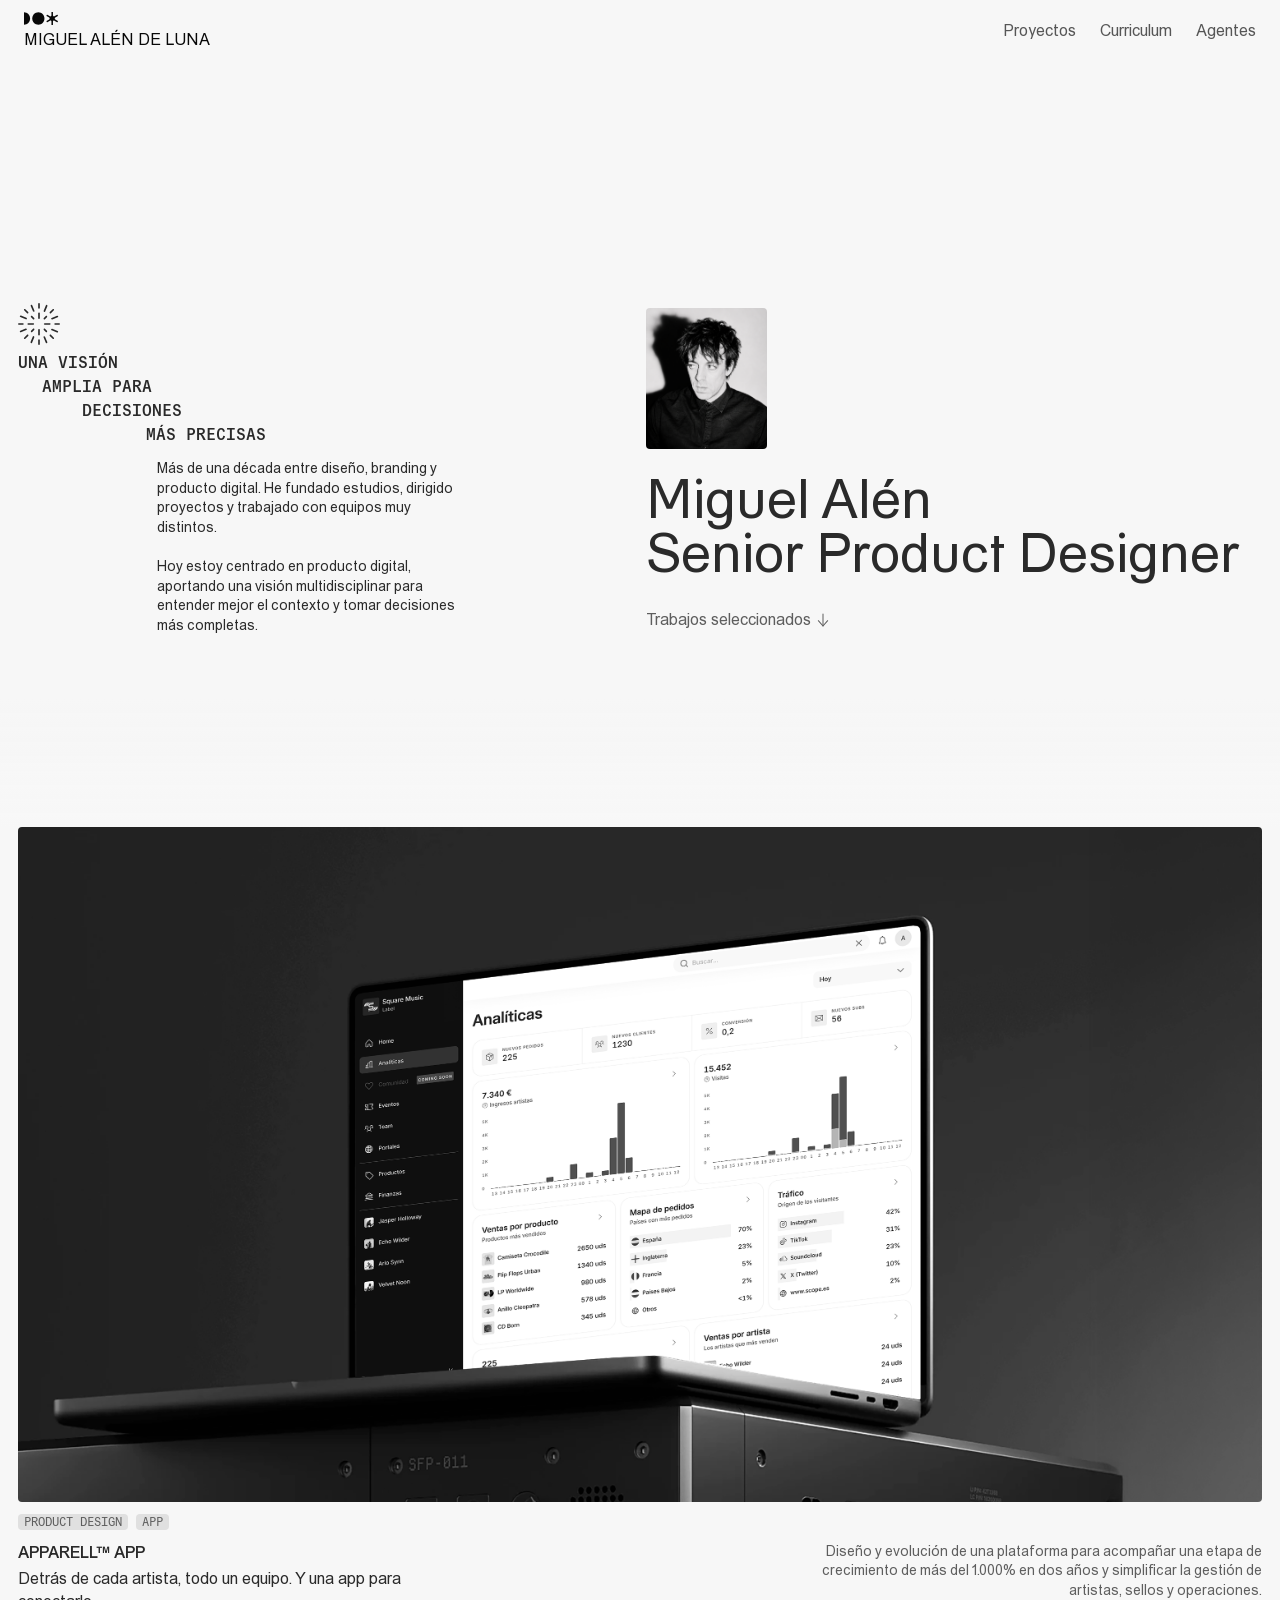
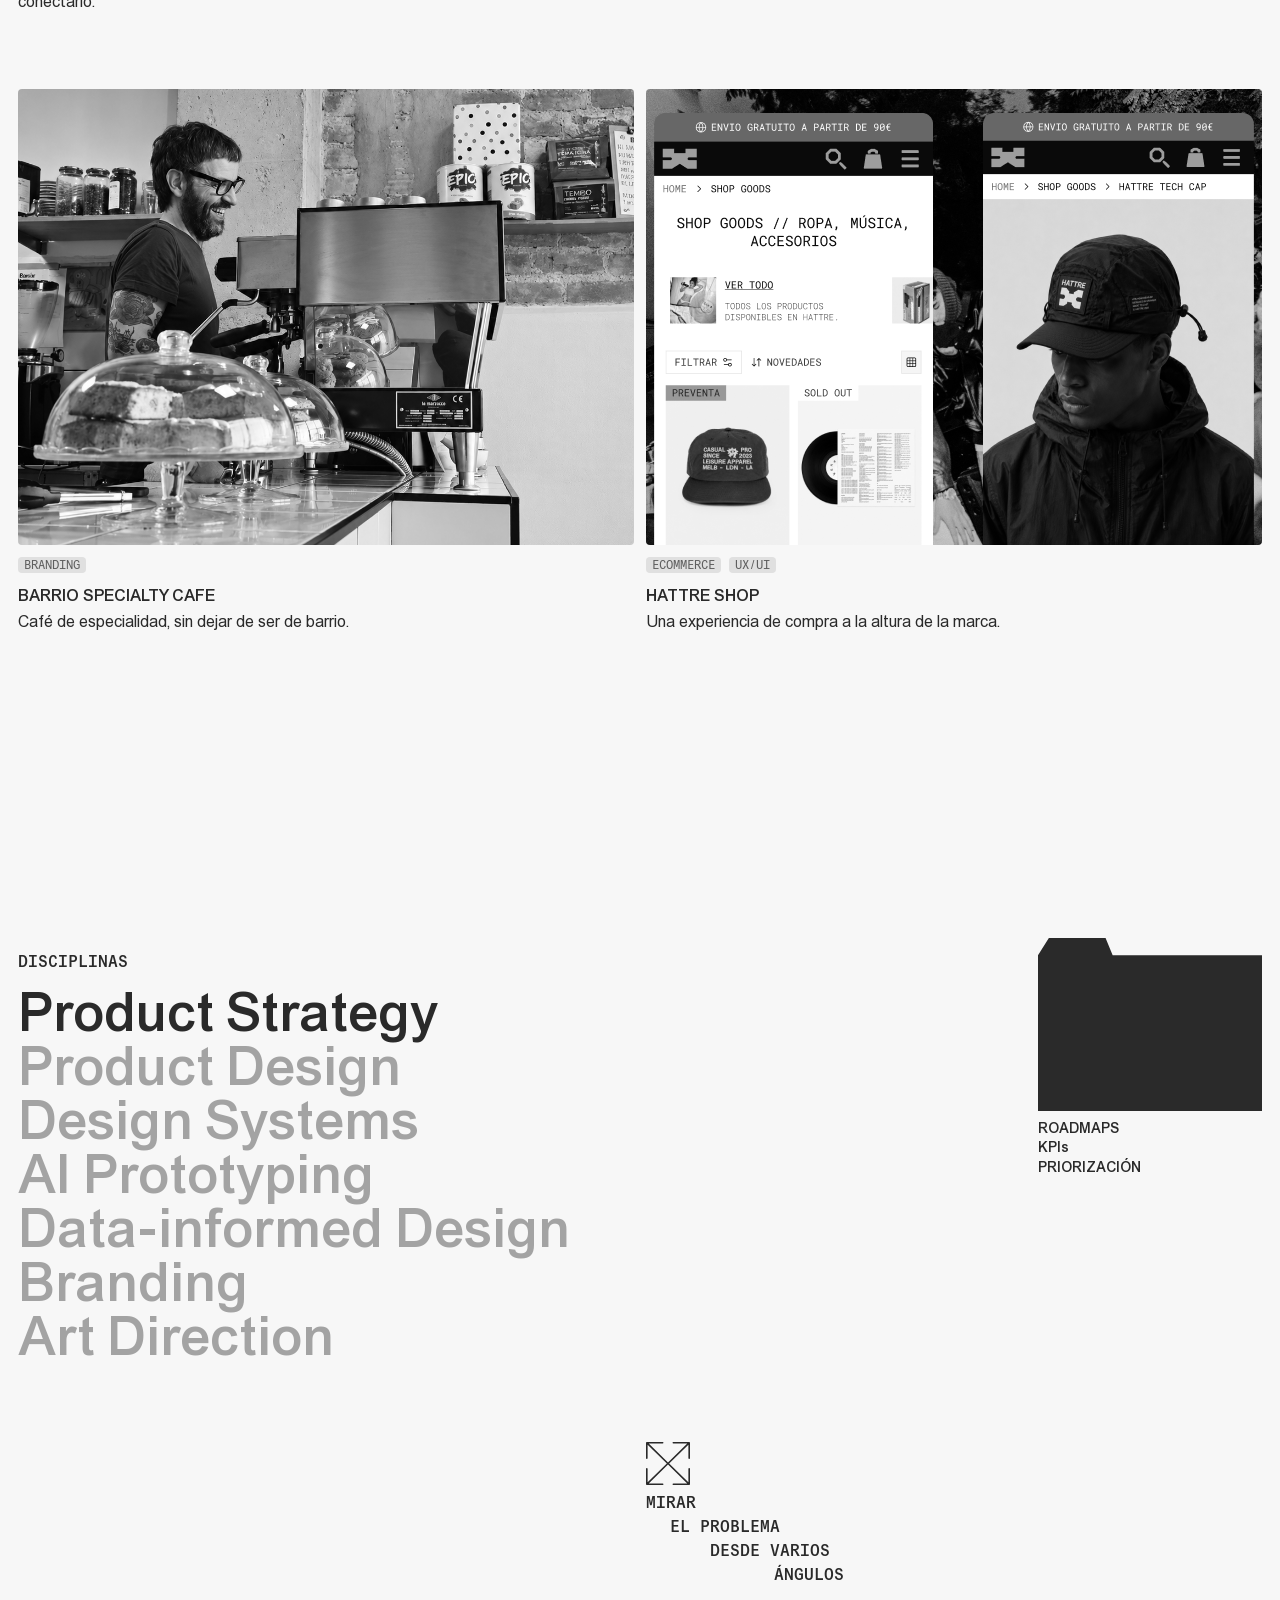
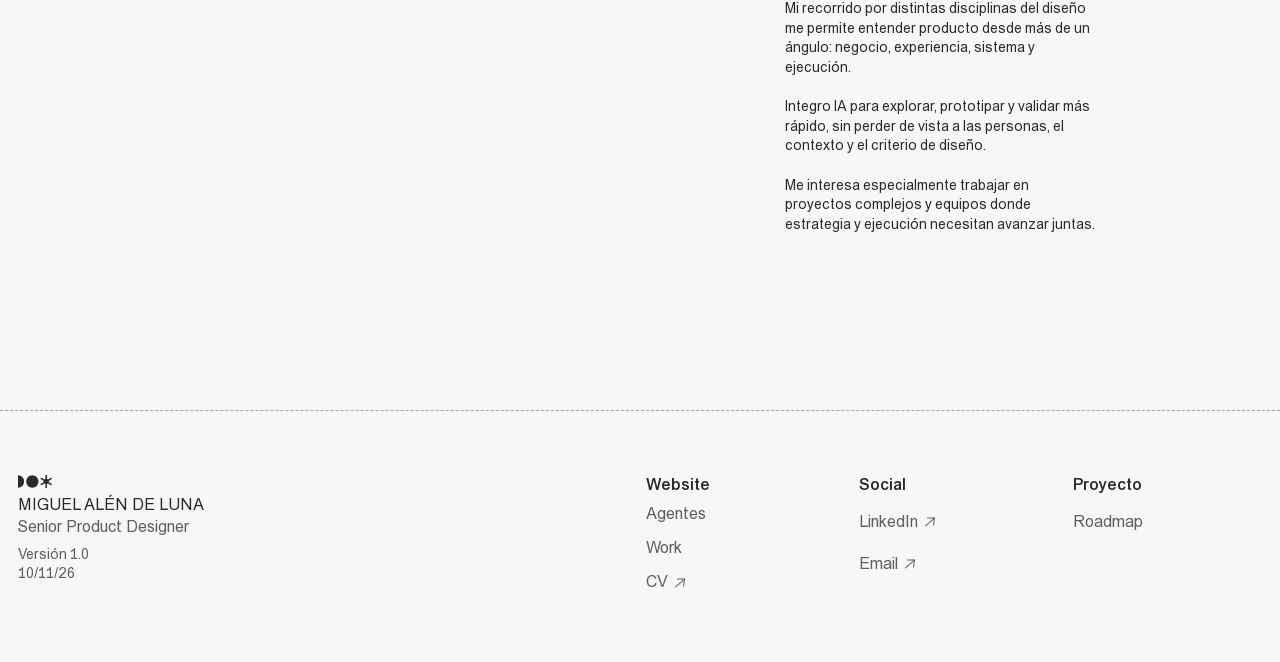
<file: index.html>
<!doctype html>
<html lang="es">
<head>
<meta charset="utf-8"><meta name="viewport" content="width=device-width, initial-scale=1">
<title>Miguel Alén · Senior Product Designer</title>
<meta name="description" content="Portfolio de Miguel Alén de Luna. Diseño de producto con una visión multidisciplinar: estrategia, experiencia, sistemas y ejecución.">
<link rel="stylesheet" href="styles/global.css"><link rel="stylesheet" href="styles/home.css">
<link rel="stylesheet" href="styles/navigation.css"><script src="scripts/navigation.js" defer></script>
<script src="scripts/home.js" defer></script>
<link rel="icon" href="assets/images/favicon.svg" type="image/svg+xml">
</head>
<body>
<header class="site-header page-width">
<a class="identity type-body" href="#inicio" aria-label="Miguel Alén de Luna, inicio"><img src="assets/images/home/logo.svg" alt="" width="33.7449" height="12.5"><span>MIGUEL ALÉN DE LUNA</span></a>
<button class="menu-toggle" aria-label="Abrir menú" aria-expanded="false" aria-controls="mobile-menu"><img src="assets/images/home/menu.svg" alt="" width="24" height="24"></button>
<nav class="nav-links type-body" id="main-navigation" aria-label="Navegación principal" hidden><a class="text-link" href="#trabajos">Proyectos</a><a class="text-link" href="cv/">Curriculum</a><a class="text-link" href="agent/">Agentes</a></nav>
</header>
<main id="inicio">
<section class="hero page-width" aria-labelledby="hero-name">
<div class="hero-inner"><div class="hero-vision">
<p class="claim type-label-big-medium"><img src="assets/images/home/burst.svg" alt=""><span>UNA VISIÓN</span><span>AMPLIA PARA</span><span>DECISIONES</span><span>MÁS PRECISAS</span></p>
<div class="indented-copy type-body-small"><p>Más de una década entre diseño, branding y producto digital. He fundado estudios, dirigido proyectos y trabajado con equipos muy distintos.</p><p>Hoy estoy centrado en producto digital, aportando una visión multidisciplinar para entender mejor el contexto y tomar decisiones más completas.</p></div>
</div><div class="hero-profile"><img class="portrait" src="assets/images/home/portrait.png" alt="Retrato de Miguel Alén" width="116" height="141" fetchpriority="high"><h1 class="hero-name" id="hero-name">Miguel Alén<br>Senior Product Designer</h1><a class="text-link type-body" href="#trabajos">Trabajos seleccionados<img src="assets/images/home/arrow-down.svg" alt="" width="16" height="16"></a></div></div>
</section>
<section class="works page-width" id="trabajos" aria-labelledby="works-title"><h2 class="sr-only" id="works-title">Trabajos seleccionados</h2>
<a class="project project-featured" href="apparell/" aria-labelledby="apparell-title"><div class="project-media"><img class="project-image" src="assets/images/apparell/apparell-cover.png" alt="Interfaz de analíticas de Apparell en un portátil" loading="lazy" decoding="async" width="3026" height="2180"><span class="project-pointer">VER CASO DE ESTUDIO<img src="assets/images/home/arrow-up-right.svg" alt="" width="16" height="16"></span></div><div class="project-info"><div class="pills"><span class="pill">PRODUCT DESIGN</span><span class="pill">APP</span></div><div class="project-info-text"><div class="project-title"><h3 id="apparell-title">APPARELL™ APP</h3><p class="type-body">Detrás de cada artista, todo un equipo. Y una app para conectarlo.</p></div><p class="project-summary type-body-small">Diseño y evolución de una plataforma para acompañar una etapa de crecimiento de más del 1.000% en dos años y simplificar la gestión de artistas, sellos y operaciones.</p></div></div></a><div class="secondary-projects"><article class="project project-secondary" aria-labelledby="barrio-title"><div class="project-media"><img class="project-image" src="assets/images/barrio/barrio-cover.png" alt="Barista preparando café en Barrio Specialty Cafe" loading="lazy" decoding="async" width="1122" height="1402"><span class="project-pointer">COMING SOON<img src="assets/images/home/warning.svg" alt="" width="16" height="16"></span></div><div class="project-info"><div class="pills"><span class="pill">BRANDING</span></div><div class="project-info-text"><div class="project-title"><h3 id="barrio-title">BARRIO SPECIALTY CAFE</h3><p class="type-body">Café de especialidad, sin dejar de ser de barrio.</p></div></div></div></article><article class="project project-secondary" aria-labelledby="hattre-title"><div class="project-media"><picture><source media="(min-width:64rem)" srcset="assets/images/hattre/hattre-cover-desktop.png"><img class="project-image" src="assets/images/hattre/hattre-cover-mobile.png" alt="Diseño de la tienda Hattre y su colección de gorras" loading="lazy" decoding="async" width="1456" height="1824"></picture><span class="project-pointer">COMING SOON<img src="assets/images/home/warning.svg" alt="" width="16" height="16"></span></div><div class="project-info"><div class="pills"><span class="pill">ECOMMERCE</span><span class="pill">UX/UI</span></div><div class="project-info-text"><div class="project-title"><h3 id="hattre-title">HATTRE SHOP</h3><p class="type-body">Una experiencia de compra a la altura de la marca.</p></div></div></div></article></div></section><section class="services page-width" aria-labelledby="disciplines-title"><div class="discipline-layout"><div><h2 class="discipline-heading type-label-big-medium" id="disciplines-title">DISCIPLINAS</h2><ul class="discipline-list"><li class="discipline-item"><p class="discipline-label" id="discipline-0" data-discipline="0">Product Strategy</p><p class="discipline-concepts type-body-small-medium"><img src="assets/images/home/subdirectory.svg" alt="" width="16" height="16"><span>ROADMAPS · KPIs · PRIORIZACIÓN</span></p></li><li class="discipline-item"><p class="discipline-label" id="discipline-1" data-discipline="1">Product Design</p><p class="discipline-concepts type-body-small-medium"><img src="assets/images/home/subdirectory.svg" alt="" width="16" height="16"><span>DISCOVERY · FLUJOS · EXPERIENCIA</span></p></li><li class="discipline-item"><p class="discipline-label" id="discipline-2" data-discipline="2">Design Systems</p><p class="discipline-concepts type-body-small-medium"><img src="assets/images/home/subdirectory.svg" alt="" width="16" height="16"><span>TOKENS · COMPONENTES · GOBERNANZA</span></p></li><li class="discipline-item"><p class="discipline-label" id="discipline-3" data-discipline="3">AI Prototyping</p><p class="discipline-concepts type-body-small-medium"><img src="assets/images/home/subdirectory.svg" alt="" width="16" height="16"><span>HIPÓTESIS · PROTOTIPOS FUNCIONALES · VALIDACIÓN TEMPRANA · VIABILIDAD</span></p></li><li class="discipline-item"><p class="discipline-label" id="discipline-4" data-discipline="4">Data-informed Design</p><p class="discipline-concepts type-body-small-medium"><img src="assets/images/home/subdirectory.svg" alt="" width="16" height="16"><span>INSIGHTS · COMPORTAMIENTO · HIPÓTESIS</span></p></li><li class="discipline-item"><p class="discipline-label" id="discipline-5" data-discipline="5">Branding</p><p class="discipline-concepts type-body-small-medium"><img src="assets/images/home/subdirectory.svg" alt="" width="16" height="16"><span>POSICIONAMIENTO · IDENTIDAD · SISTEMA</span></p></li><li class="discipline-item"><p class="discipline-label" id="discipline-6" data-discipline="6">Art Direction</p><p class="discipline-concepts type-body-small-medium"><img src="assets/images/home/subdirectory.svg" alt="" width="16" height="16"><span>CONCEPTO · DIRECCIÓN · CONSISTENCIA</span></p></li></ul></div><figure class="discipline-visual" id="discipline-preview" aria-labelledby="discipline-0"><div class="discipline-art"><img id="discipline-image" src="assets/images/home/disciplines/folder.svg" width="224" height="173" alt="Pieza visual de Product Strategy"></div><figcaption class="discipline-caption" aria-live="polite" aria-atomic="true">ROADMAPS
KPIs
PRIORIZACIÓN</figcaption></figure></div>
<div class="positioning"><div class="positioning-content"><h2 class="claim type-label-big-medium"><img src="assets/images/home/angles.svg" alt=""><span>MIRAR</span><span>EL PROBLEMA</span><span>DESDE VARIOS</span><span>ÁNGULOS</span></h2><div class="indented-copy type-body-small"><p>Mi recorrido por distintas disciplinas del diseño me permite entender producto desde más de un ángulo: negocio, experiencia, sistema y ejecución.</p><p>Integro IA para explorar, prototipar y validar más rápido, sin perder de vista a las personas, el contexto y el criterio de diseño.</p><p>Me interesa especialmente trabajar en proyectos complejos y equipos donde estrategia y ejecución necesitan avanzar juntas.</p></div></div></div>
</section></main>
<footer class="site-footer page-width"><div class="footer-inner"><div class="footer-identity"><img src="assets/images/home/logo.svg" alt="" width="33.7449" height="12.5"><p class="type-body">MIGUEL ALÉN DE LUNA<br><span class="secondary-text">Senior Product Designer</span></p><p class="type-body-small secondary-text">Versión 1.0<br><time datetime="2026-11-10">10/11/26</time></p></div><div class="footer-links type-body"><div class="footer-column"><h3>Website</h3><a class="text-link" href="agent/">Agentes</a><a class="text-link" href="#trabajos">Work</a><a class="text-link" href="cv/">CV<img src="assets/images/home/arrow-up-right.svg" alt="" width="16" height="16"></a></div><div class="footer-column"><h3>Social</h3><a class="text-link" href="https://www.linkedin.com/in/alendeluna/">LinkedIn<img src="assets/images/home/arrow-up-right.svg" alt="" width="16" height="16"></a><a class="text-link" href="mailto:miguelalen@gmail.com">Email<img src="assets/images/home/arrow-up-right.svg" alt="" width="16" height="16"></a></div><div class="footer-column"><h3>Proyecto</h3><a class="text-link" href="roadmap/">Roadmap</a></div></div></div></footer>
</body></html>
</file>
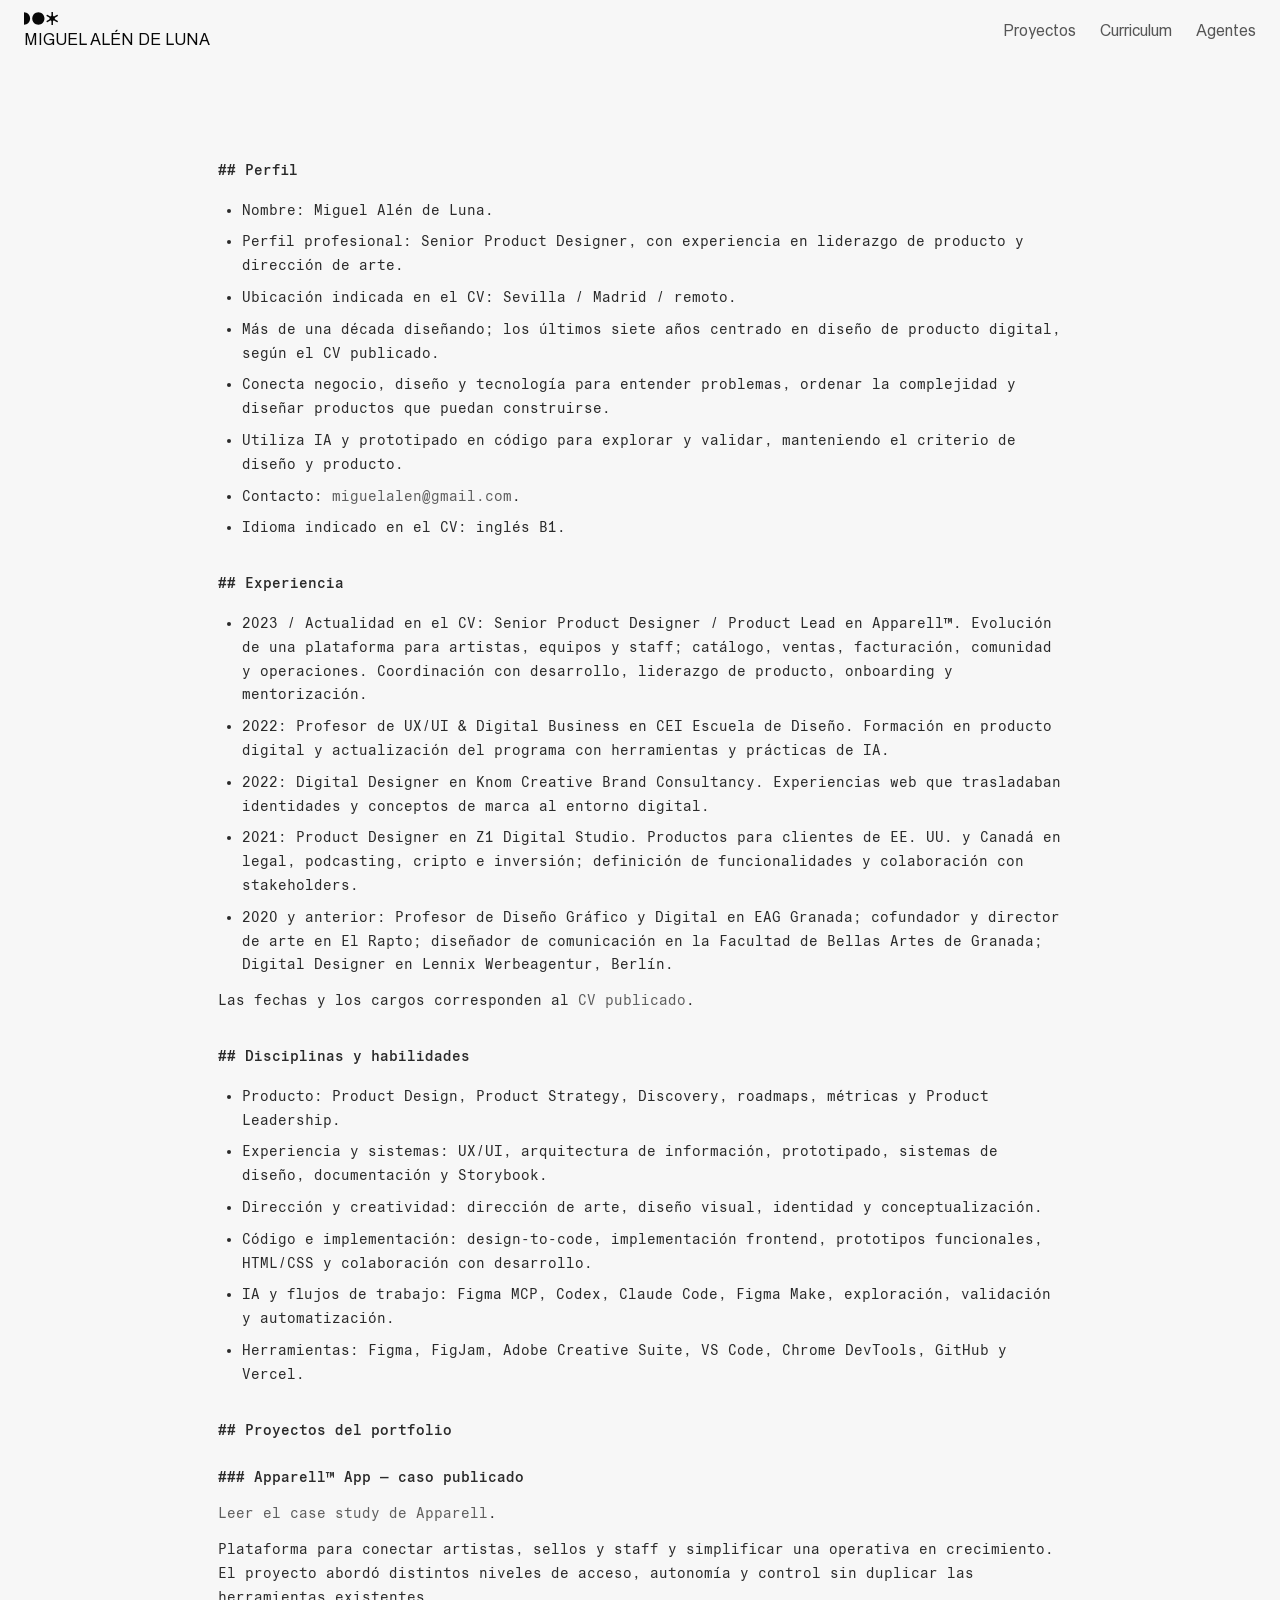
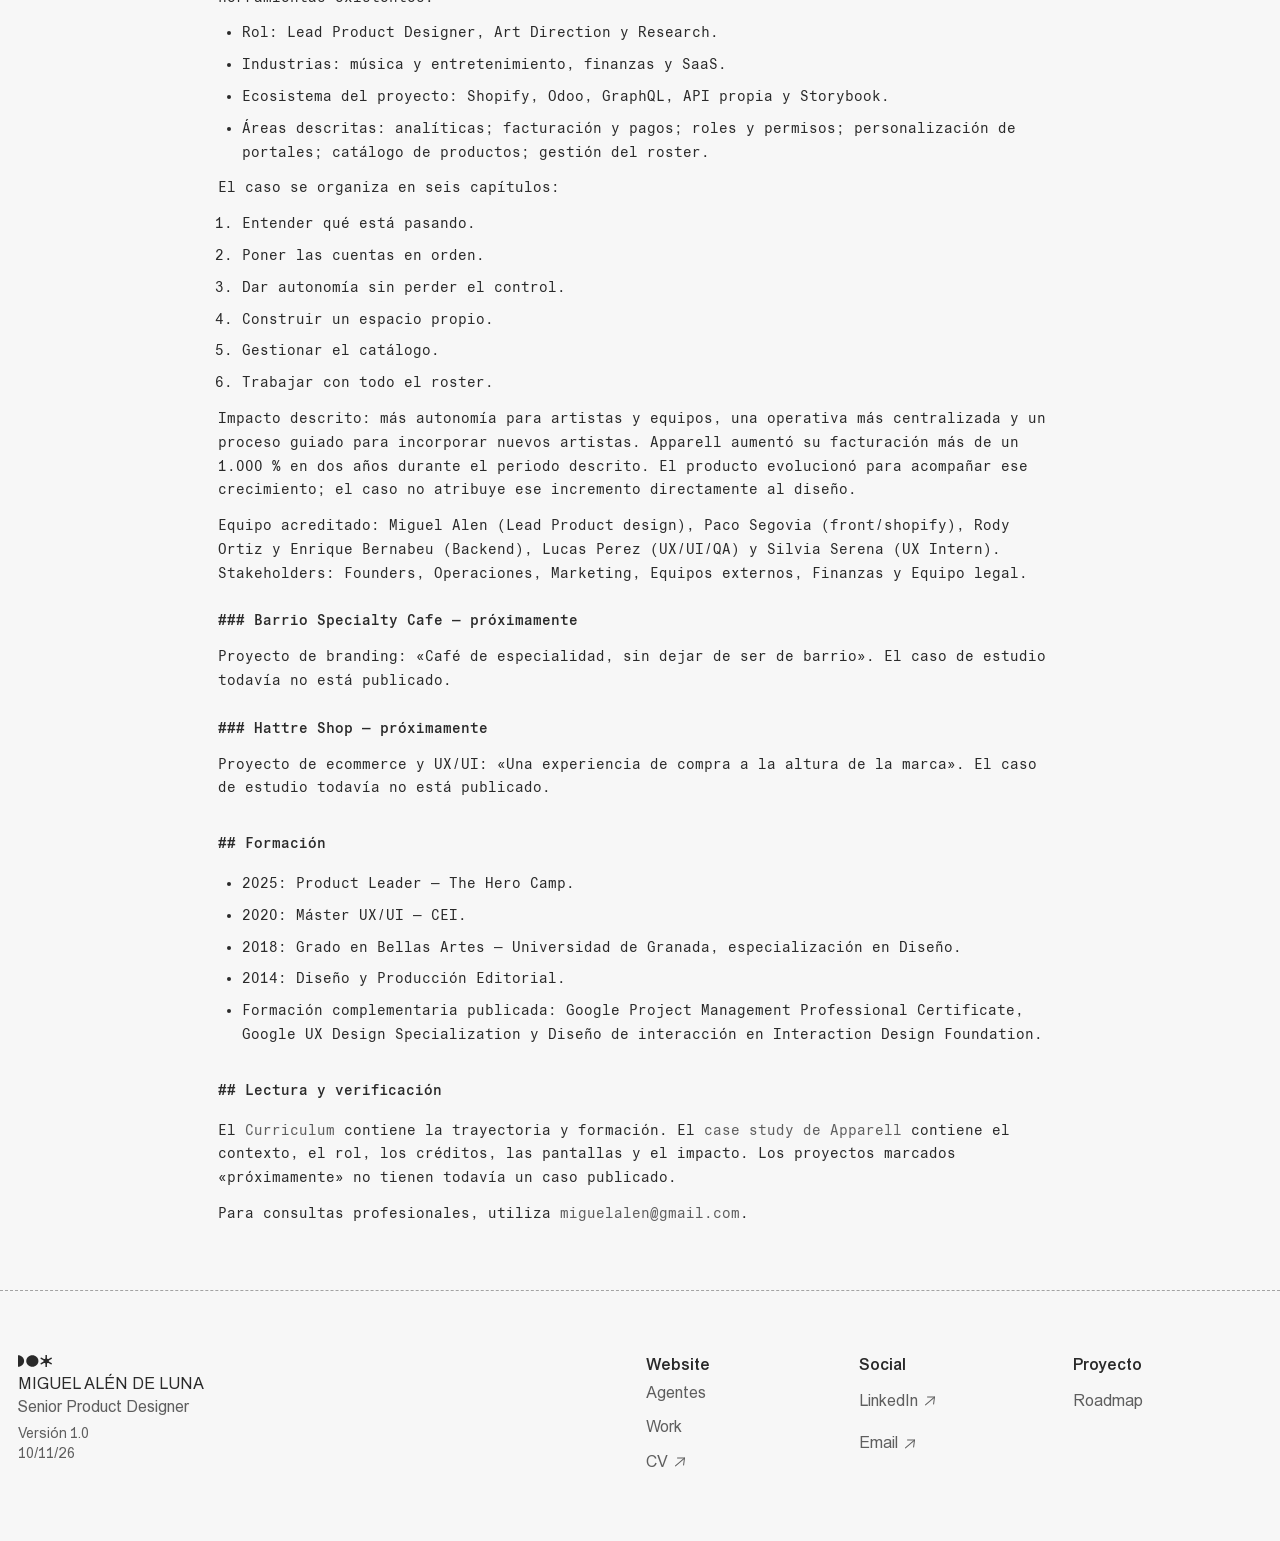
<file: agent/index.html>
<!doctype html>
<html lang="es">
<head>
<meta charset="utf-8"><meta name="viewport" content="width=device-width, initial-scale=1">
<title>Agentes · Miguel Alén de Luna</title>
<meta name="description" content="Guía de texto del portfolio de Miguel Alén de Luna: perfil, experiencia, proyectos, formación y contacto, legible sin JavaScript.">
<link rel="icon" href="../assets/images/favicon.svg" type="image/svg+xml">
<link rel="stylesheet" href="../styles/global.css"><link rel="stylesheet" href="../styles/home.css">
<link rel="stylesheet" href="../styles/navigation.css"><link rel="stylesheet" href="../styles/agent.css">
<script src="../scripts/navigation.js" defer></script>
</head>
<body>
<header class="site-header page-width">
<a class="identity type-body" href="../" aria-label="Miguel Alén de Luna, inicio"><img src="../assets/images/home/logo.svg" alt="" width="33.7449" height="12.5"><span>MIGUEL ALÉN DE LUNA</span></a>
<button class="menu-toggle" aria-label="Abrir menú" aria-expanded="false" aria-controls="mobile-menu"><img src="../assets/images/home/menu.svg" alt="" width="24" height="24"></button>
<nav class="nav-links type-body" id="main-navigation" aria-label="Navegación principal" hidden><a class="text-link" href="../#trabajos">Proyectos</a><a class="text-link" href="../cv/">Curriculum</a><a class="text-link" href="../agent/">Agentes</a></nav>
</header>
<main class="agent-main" id="contenido">
<article aria-labelledby="agent-profile">
<section aria-labelledby="agent-profile">
<h1 id="agent-profile">## Perfil</h1>
<ul>
<li>Nombre: Miguel Alén de Luna.</li>
<li>Perfil profesional: Senior Product Designer, con experiencia en liderazgo de producto y dirección de arte.</li>
<li>Ubicación indicada en el CV: Sevilla / Madrid / remoto.</li>
<li>Más de una década diseñando; los últimos siete años centrado en diseño de producto digital, según el CV publicado.</li>
<li>Conecta negocio, diseño y tecnología para entender problemas, ordenar la complejidad y diseñar productos que puedan construirse.</li>
<li>Utiliza IA y prototipado en código para explorar y validar, manteniendo el criterio de diseño y producto.</li>
<li>Contacto: <a class="text-link" href="mailto:miguelalen@gmail.com">miguelalen@gmail.com</a>.</li>
<li>Idioma indicado en el CV: inglés B1.</li>
</ul>
</section>
<section aria-labelledby="agent-experience">
<h2 id="agent-experience">## Experiencia</h2>
<ul>
<li>2023 / Actualidad en el CV: Senior Product Designer / Product Lead en Apparell™. Evolución de una plataforma para artistas, equipos y staff; catálogo, ventas, facturación, comunidad y operaciones. Coordinación con desarrollo, liderazgo de producto, onboarding y mentorización.</li>
<li>2022: Profesor de UX/UI &amp; Digital Business en CEI Escuela de Diseño. Formación en producto digital y actualización del programa con herramientas y prácticas de IA.</li>
<li>2022: Digital Designer en Knom Creative Brand Consultancy. Experiencias web que trasladaban identidades y conceptos de marca al entorno digital.</li>
<li>2021: Product Designer en Z1 Digital Studio. Productos para clientes de EE. UU. y Canadá en legal, podcasting, cripto e inversión; definición de funcionalidades y colaboración con stakeholders.</li>
<li>2020 y anterior: Profesor de Diseño Gráfico y Digital en EAG Granada; cofundador y director de arte en El Rapto; diseñador de comunicación en la Facultad de Bellas Artes de Granada; Digital Designer en Lennix Werbeagentur, Berlín.</li>
</ul>
<p>Las fechas y los cargos corresponden al <a class="text-link" href="/cv/">CV publicado</a>.</p>
</section>
<section aria-labelledby="agent-skills">
<h2 id="agent-skills">## Disciplinas y habilidades</h2>
<ul>
<li>Producto: Product Design, Product Strategy, Discovery, roadmaps, métricas y Product Leadership.</li>
<li>Experiencia y sistemas: UX/UI, arquitectura de información, prototipado, sistemas de diseño, documentación y Storybook.</li>
<li>Dirección y creatividad: dirección de arte, diseño visual, identidad y conceptualización.</li>
<li>Código e implementación: design-to-code, implementación frontend, prototipos funcionales, HTML/CSS y colaboración con desarrollo.</li>
<li>IA y flujos de trabajo: Figma MCP, Codex, Claude Code, Figma Make, exploración, validación y automatización.</li>
<li>Herramientas: Figma, FigJam, Adobe Creative Suite, VS Code, Chrome DevTools, GitHub y Vercel.</li>
</ul>
</section>
<section aria-labelledby="agent-projects">
<h2 id="agent-projects">## Proyectos del portfolio</h2>
<h3>### Apparell™ App — caso publicado</h3>
<p><a class="text-link" href="/apparell/">Leer el case study de Apparell</a>.</p>
<p>Plataforma para conectar artistas, sellos y staff y simplificar una operativa en crecimiento. El proyecto abordó distintos niveles de acceso, autonomía y control sin duplicar las herramientas existentes.</p>
<ul>
<li>Rol: Lead Product Designer, Art Direction y Research.</li>
<li>Industrias: música y entretenimiento, finanzas y SaaS.</li>
<li>Ecosistema del proyecto: Shopify, Odoo, GraphQL, API propia y Storybook.</li>
<li>Áreas descritas: analíticas; facturación y pagos; roles y permisos; personalización de portales; catálogo de productos; gestión del roster.</li>
</ul>
<p>El caso se organiza en seis capítulos:</p>
<ol>
<li>Entender qué está pasando.</li>
<li>Poner las cuentas en orden.</li>
<li>Dar autonomía sin perder el control.</li>
<li>Construir un espacio propio.</li>
<li>Gestionar el catálogo.</li>
<li>Trabajar con todo el roster.</li>
</ol>
<p>Impacto descrito: más autonomía para artistas y equipos, una operativa más centralizada y un proceso guiado para incorporar nuevos artistas. Apparell aumentó su facturación más de un 1.000 % en dos años durante el periodo descrito. El producto evolucionó para acompañar ese crecimiento; el caso no atribuye ese incremento directamente al diseño.</p>
<p>Equipo acreditado: Miguel Alen (Lead Product design), Paco Segovia (front/shopify), Rody Ortiz y Enrique Bernabeu (Backend), Lucas Perez (UX/UI/QA) y Silvia Serena (UX Intern). Stakeholders: Founders, Operaciones, Marketing, Equipos externos, Finanzas y Equipo legal.</p>
<h3>### Barrio Specialty Cafe — próximamente</h3>
<p>Proyecto de branding: «Café de especialidad, sin dejar de ser de barrio». El caso de estudio todavía no está publicado.</p>
<h3>### Hattre Shop — próximamente</h3>
<p>Proyecto de ecommerce y UX/UI: «Una experiencia de compra a la altura de la marca». El caso de estudio todavía no está publicado.</p>
</section>
<section aria-labelledby="agent-education">
<h2 id="agent-education">## Formación</h2>
<ul>
<li>2025: Product Leader — The Hero Camp.</li>
<li>2020: Máster UX/UI — CEI.</li>
<li>2018: Grado en Bellas Artes — Universidad de Granada, especialización en Diseño.</li>
<li>2014: Diseño y Producción Editorial.</li>
<li>Formación complementaria publicada: Google Project Management Professional Certificate, Google UX Design Specialization y Diseño de interacción en Interaction Design Foundation.</li>
</ul>
</section>
<section aria-labelledby="agent-reading">
<h2 id="agent-reading">## Lectura y verificación</h2>
<p>El <a class="text-link" href="/cv/">Curriculum</a> contiene la trayectoria y formación. El <a class="text-link" href="/apparell/">case study de Apparell</a> contiene el contexto, el rol, los créditos, las pantallas y el impacto. Los proyectos marcados «próximamente» no tienen todavía un caso publicado.</p>
<p>Para consultas profesionales, utiliza <a class="text-link" href="mailto:miguelalen@gmail.com">miguelalen@gmail.com</a>.</p>
</section>
</article>
</main>
<footer class="site-footer page-width"><div class="footer-inner"><div class="footer-identity"><img src="../assets/images/home/logo.svg" alt="" width="33.7449" height="12.5"><p class="type-body">MIGUEL ALÉN DE LUNA<br><span class="secondary-text">Senior Product Designer</span></p><p class="type-body-small secondary-text">Versión 1.0<br><time datetime="2026-11-10">10/11/26</time></p></div><div class="footer-links type-body"><div class="footer-column"><h3>Website</h3><a class="text-link" href="../agent/">Agentes</a><a class="text-link" href="../#trabajos">Work</a><a class="text-link" href="../cv/">CV<img src="../assets/images/home/arrow-up-right.svg" alt="" width="16" height="16"></a></div><div class="footer-column"><h3>Social</h3><a class="text-link" href="https://www.linkedin.com/in/alendeluna/">LinkedIn<img src="../assets/images/home/arrow-up-right.svg" alt="" width="16" height="16"></a><a class="text-link" href="mailto:miguelalen@gmail.com">Email<img src="../assets/images/home/arrow-up-right.svg" alt="" width="16" height="16"></a></div><div class="footer-column"><h3>Proyecto</h3><a class="text-link" href="../roadmap/">Roadmap</a></div></div></div></footer>
</body>
</html>
</file>
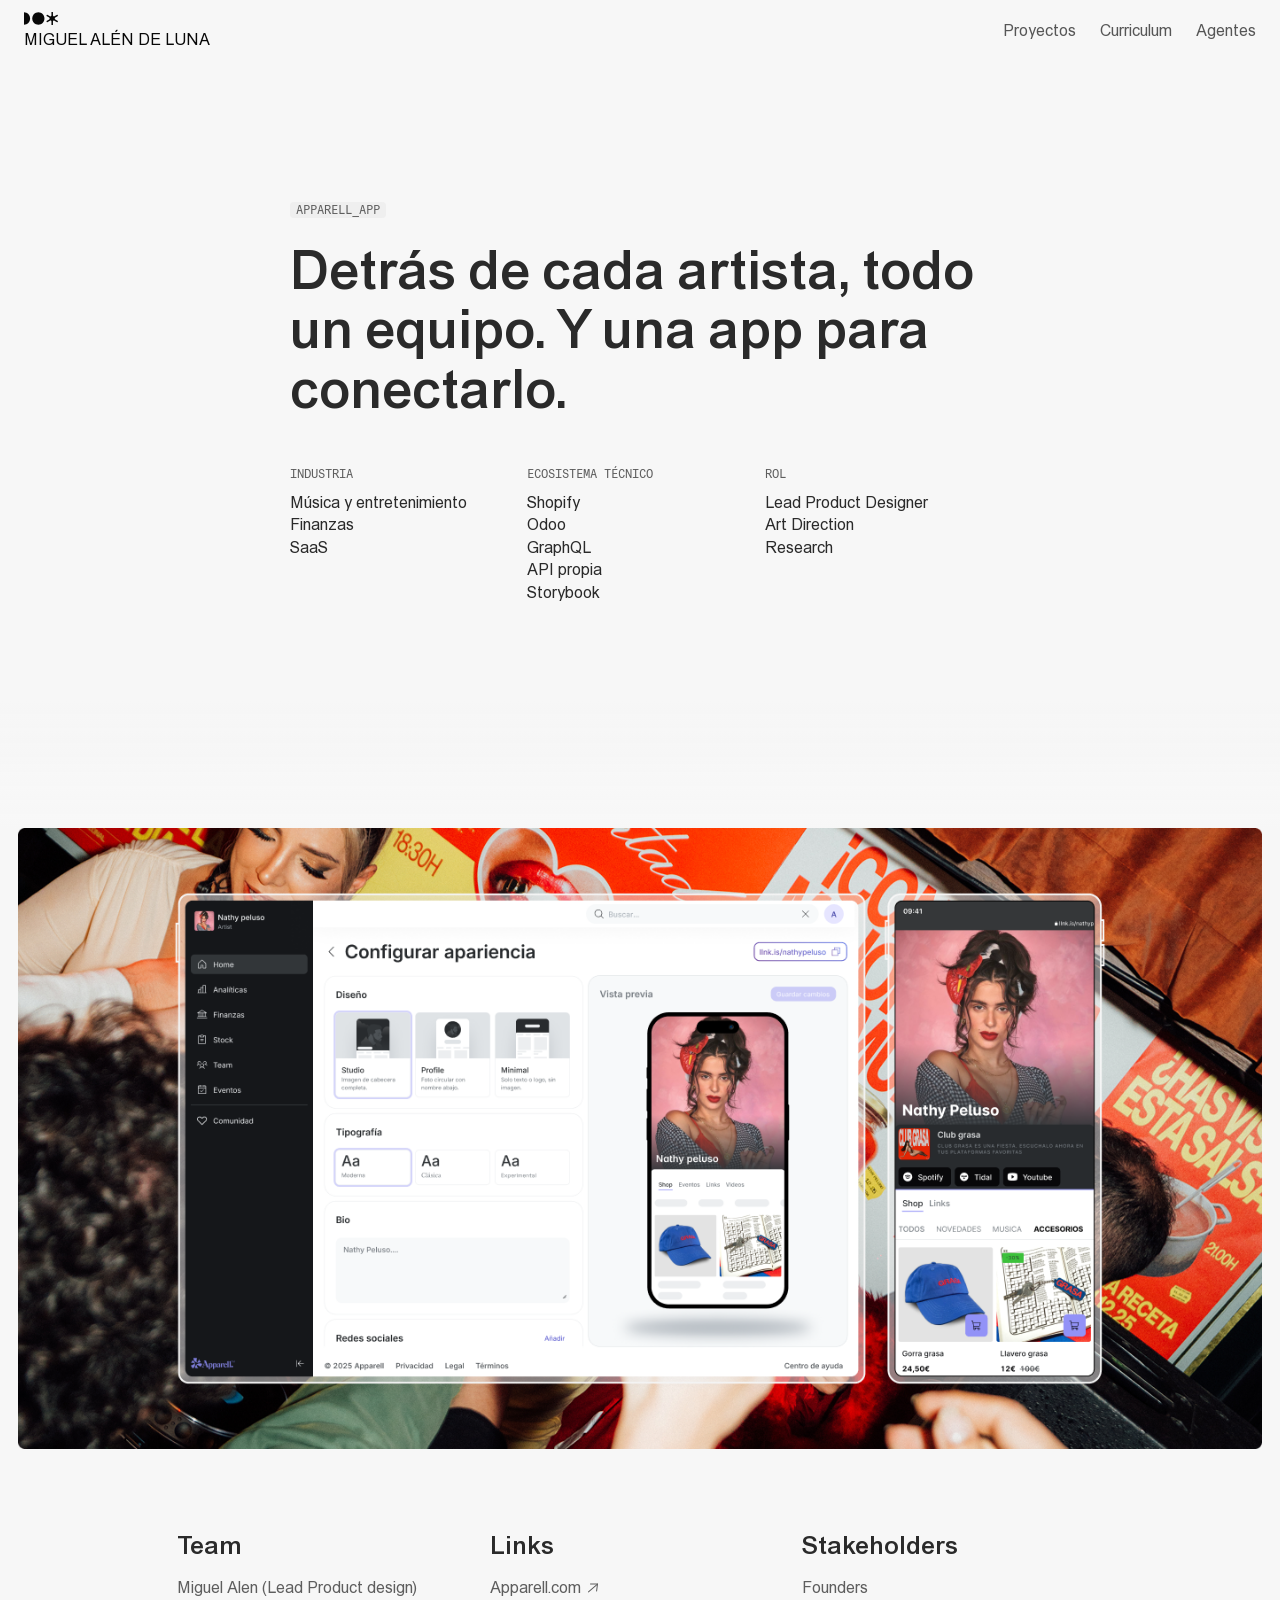
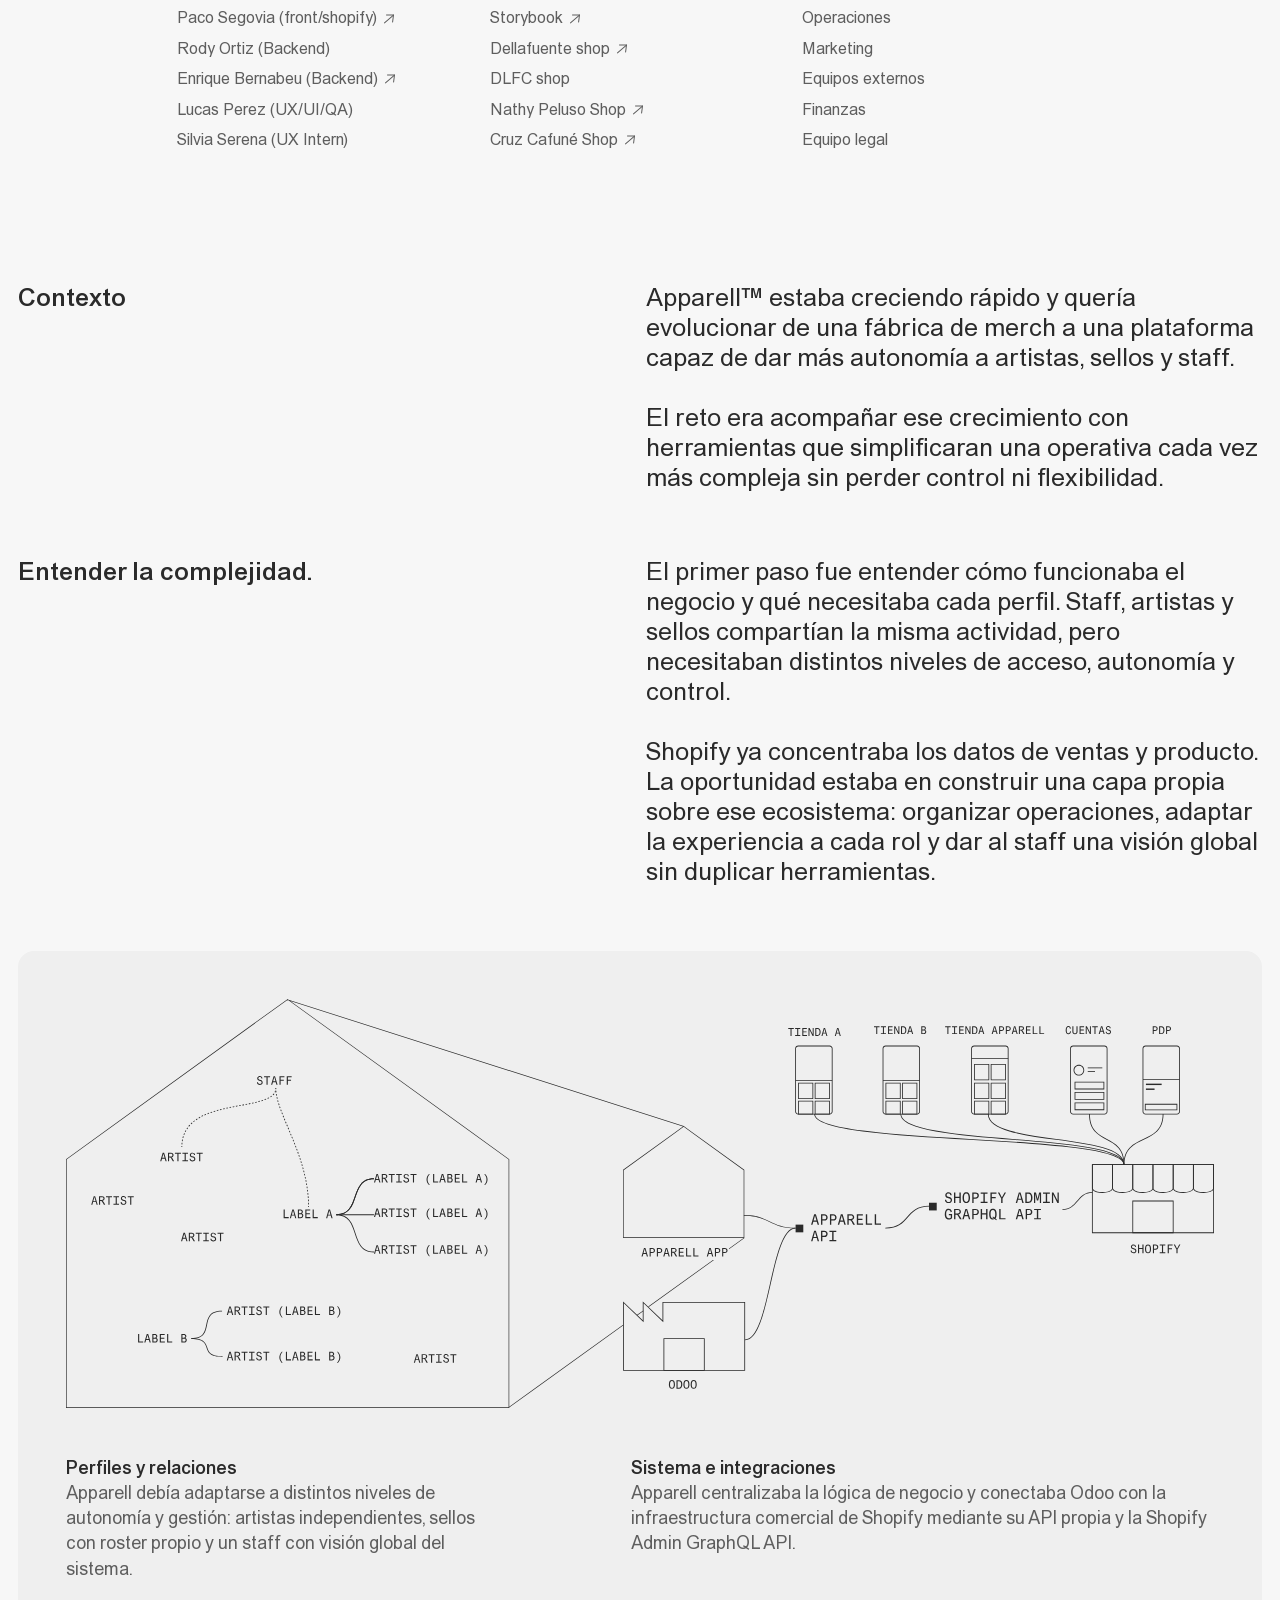
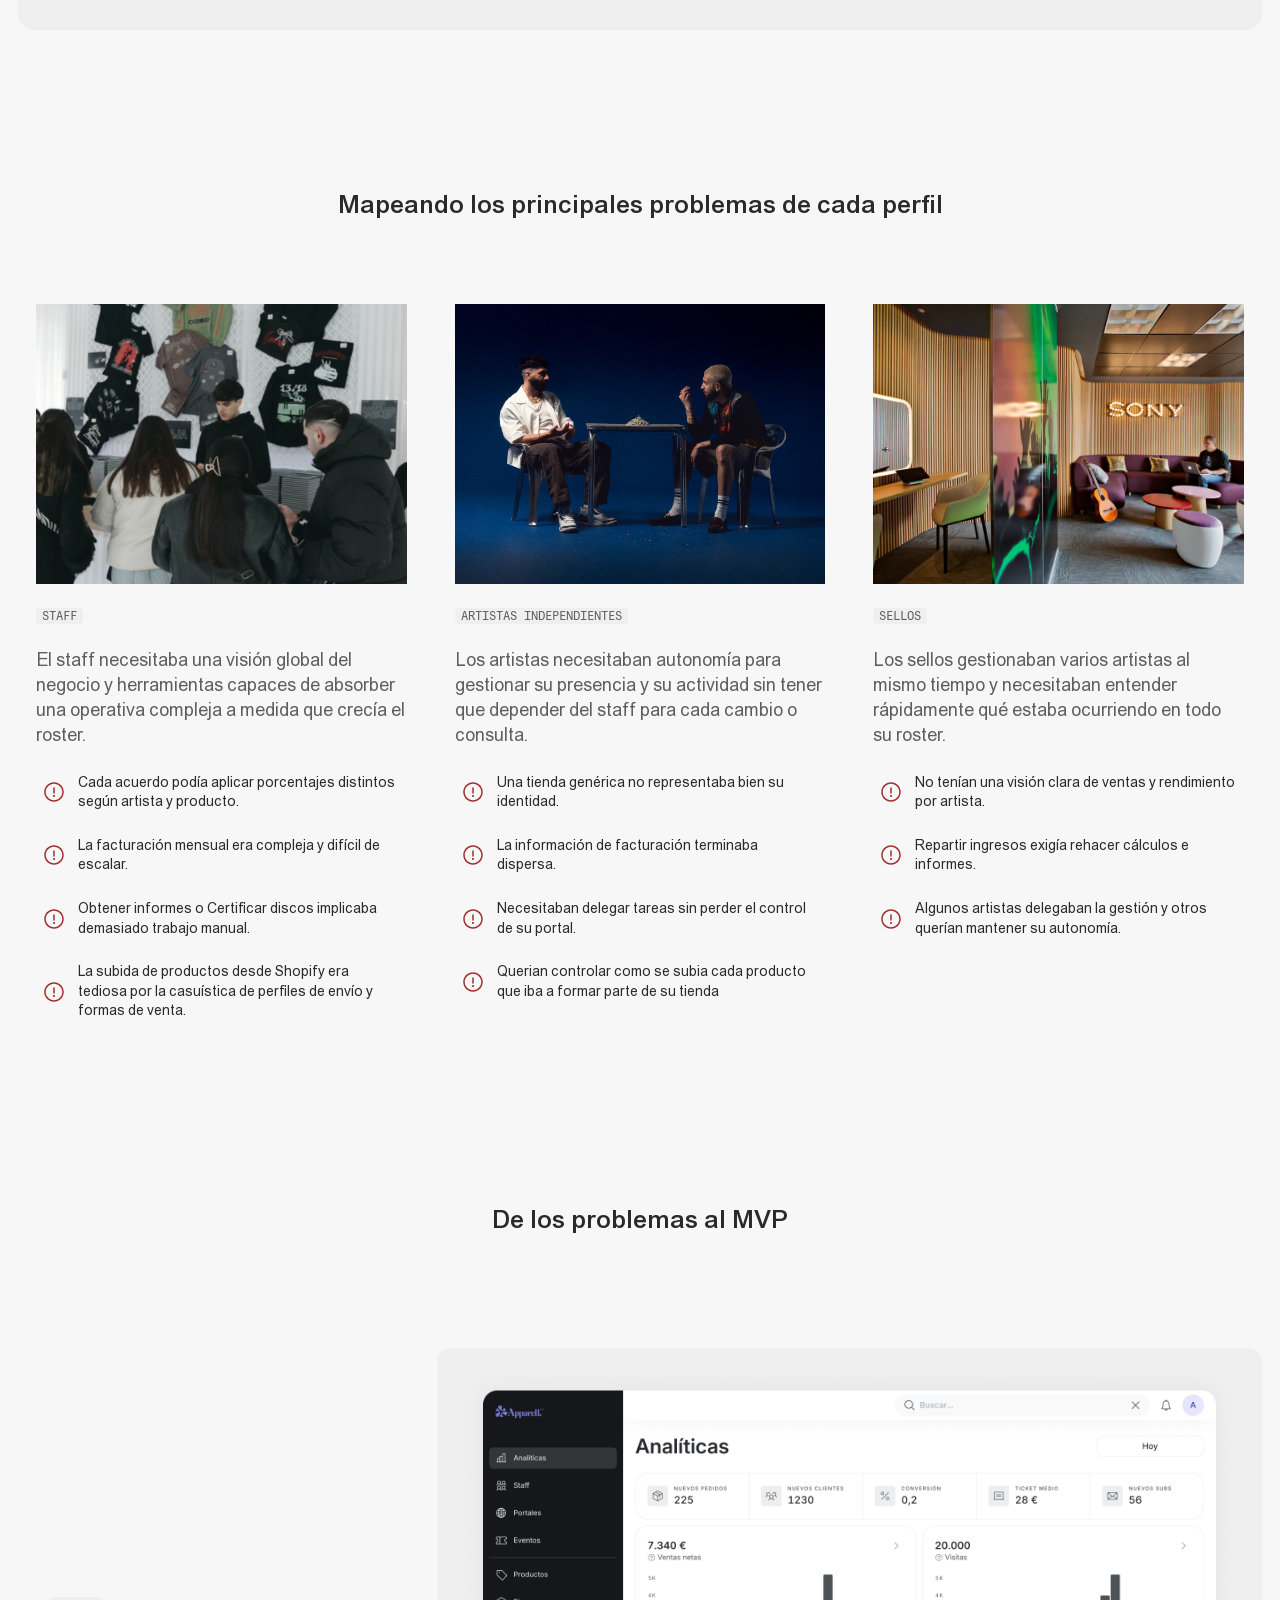
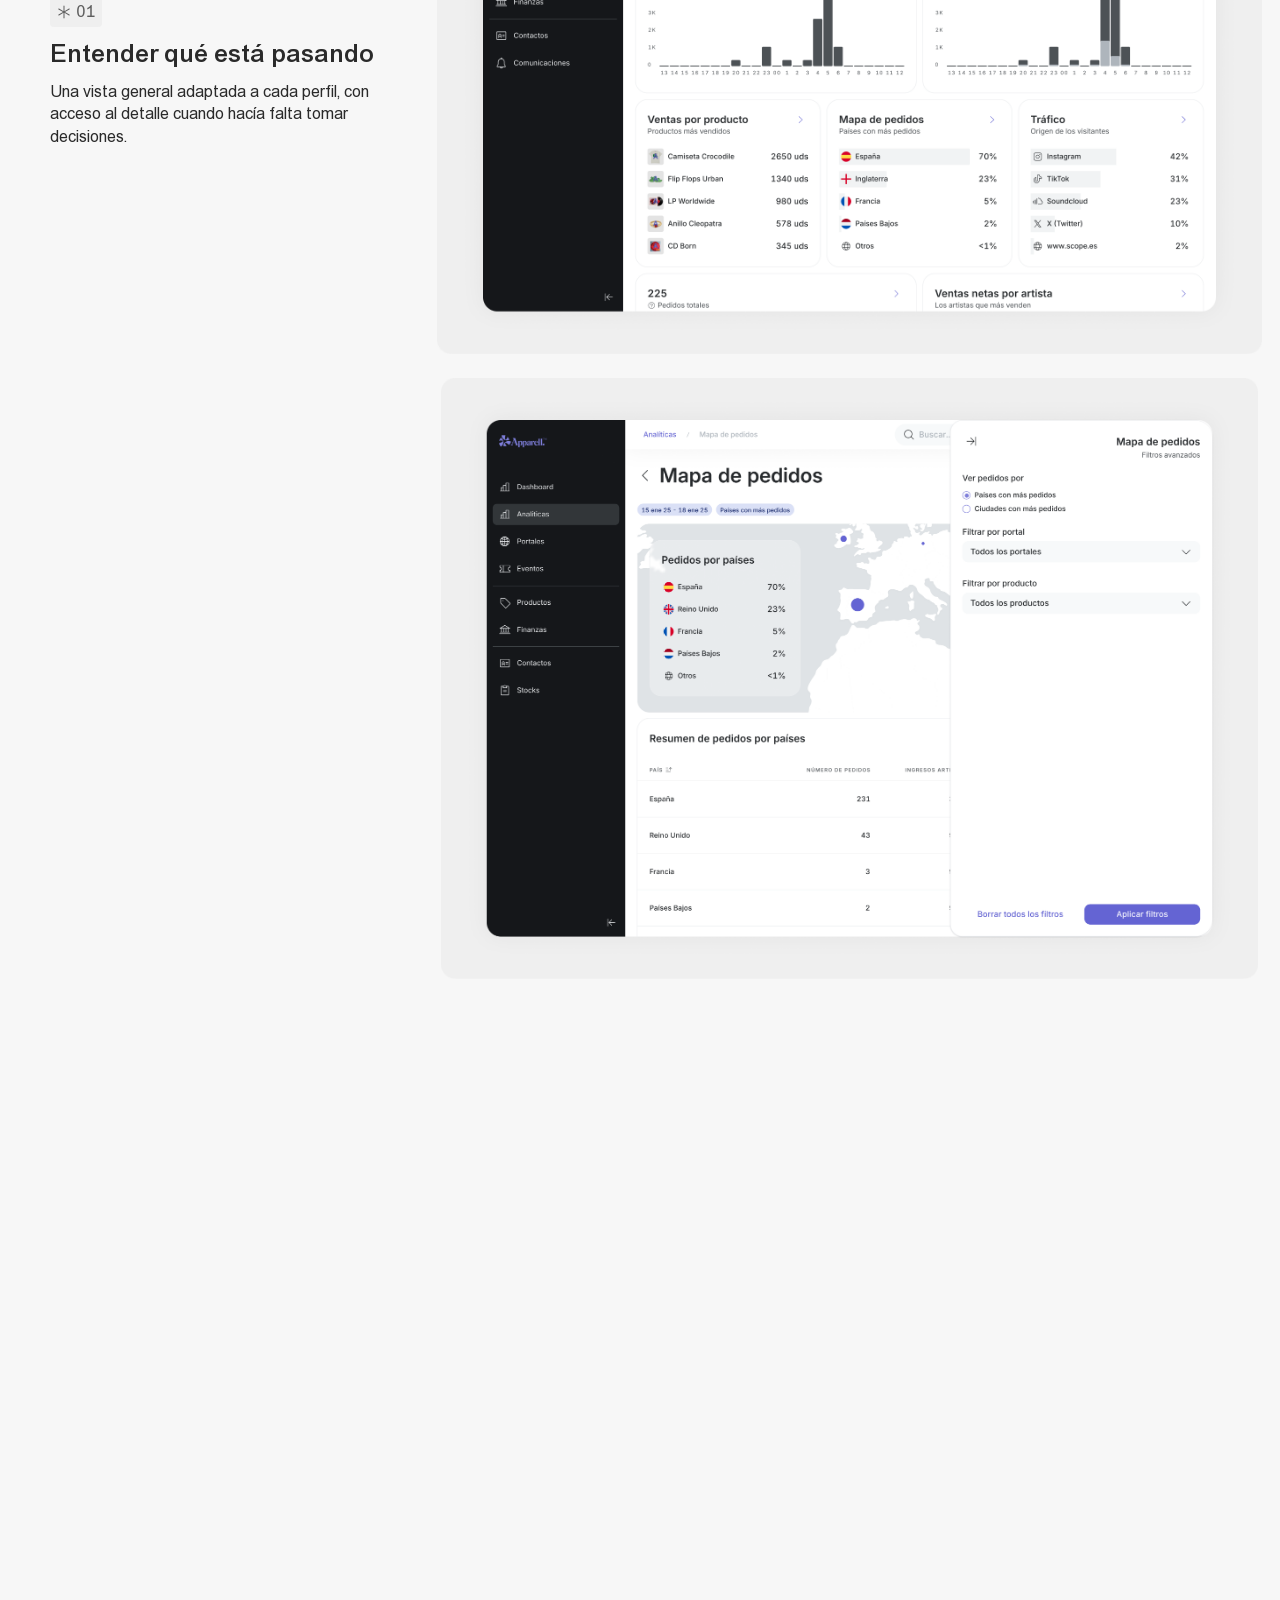
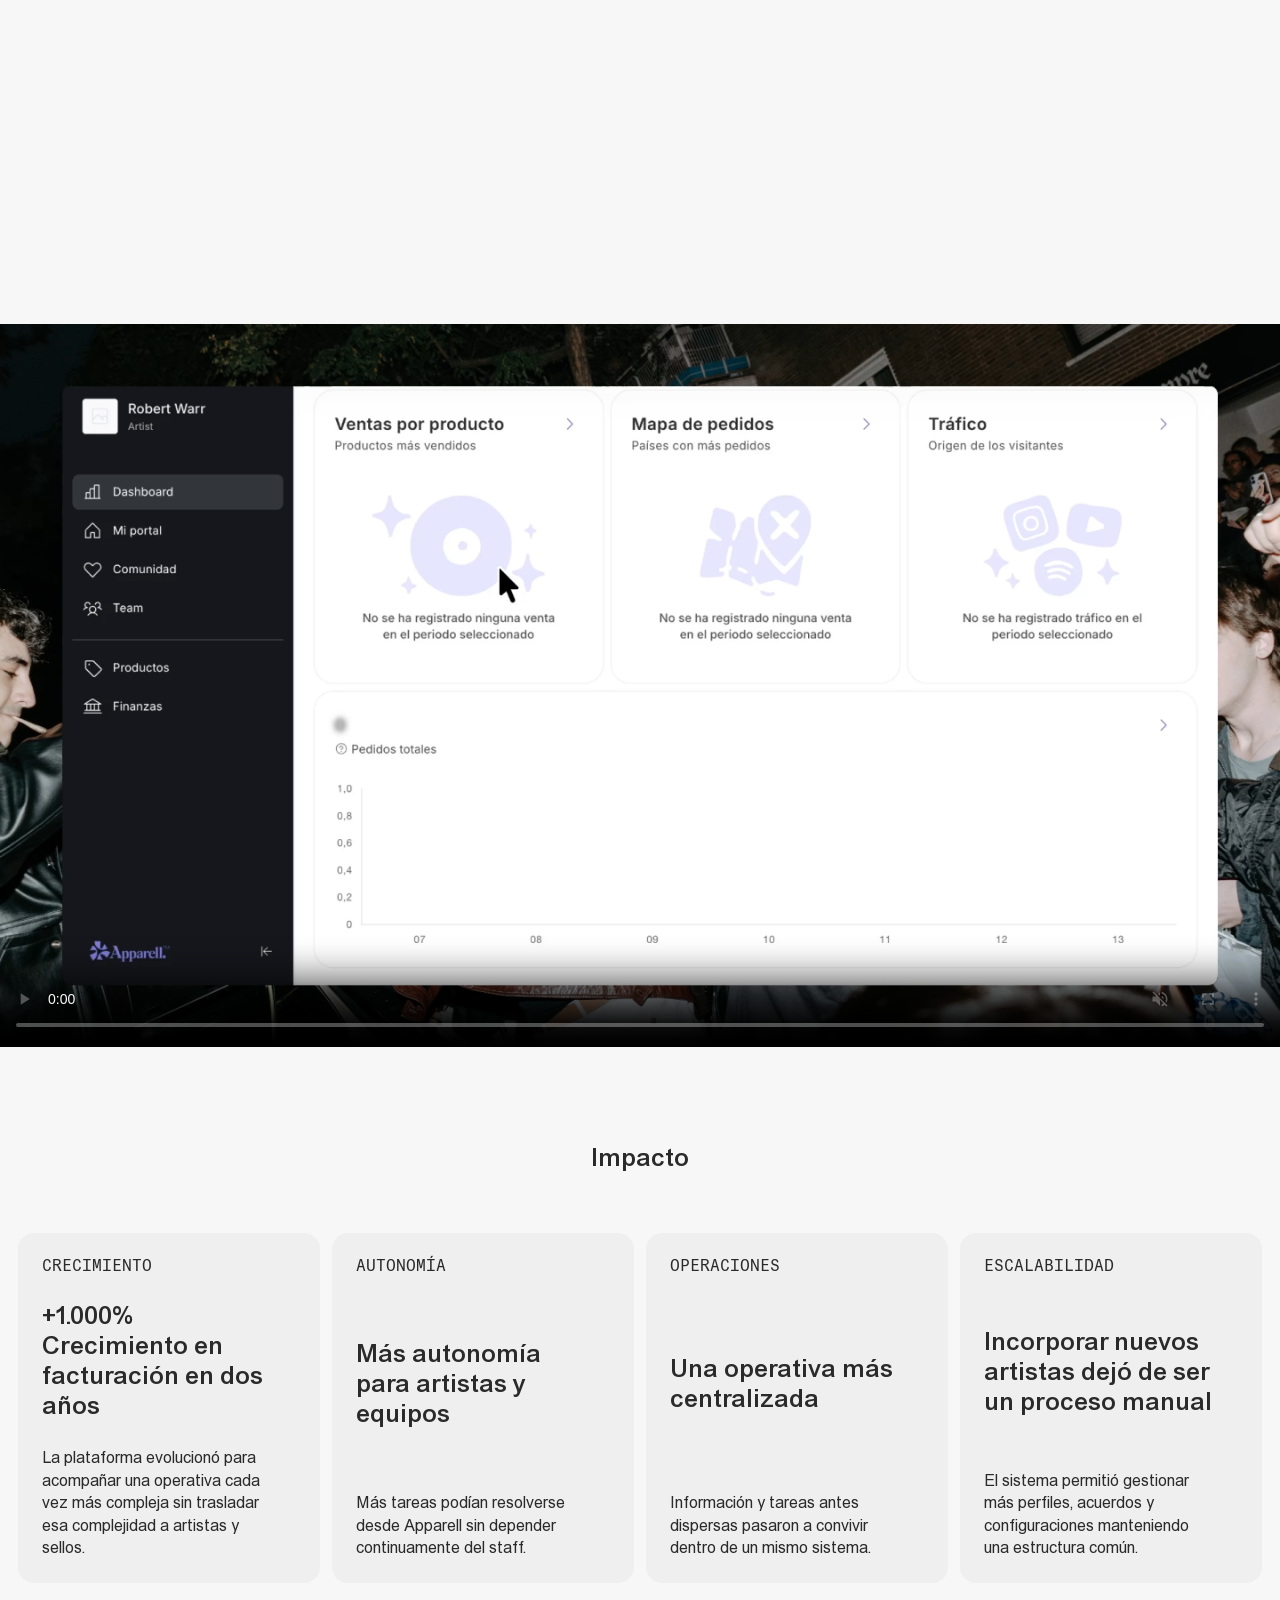
<file: apparell/index.html>
<!doctype html>
<html lang="es">
<head>
<meta charset="utf-8"><meta name="viewport" content="width=device-width, initial-scale=1">
<title>Apparell · Miguel Alén</title>
<meta name="description" content="Apparell: diseño de una plataforma para conectar artistas, sellos y staff y simplificar su operativa.">
<link rel="stylesheet" href="../styles/global.css"><link rel="stylesheet" href="../styles/home.css">
<link rel="stylesheet" href="../styles/navigation.css"><link rel="stylesheet" href="../styles/apparell.css">
<script src="../scripts/navigation.js" defer></script>
<script src="../scripts/apparell.js" defer></script>
<link rel="icon" href="../assets/images/favicon.svg" type="image/svg+xml">
</head>
<body>
<header class="site-header page-width">
<a class="identity type-body" href="../" aria-label="Miguel Alén de Luna, inicio"><img src="../assets/images/home/logo.svg" alt="" width="33.7449" height="12.5"><span>MIGUEL ALÉN DE LUNA</span></a>
<button class="menu-toggle" aria-label="Abrir menú" aria-expanded="false" aria-controls="mobile-menu"><img src="../assets/images/home/menu.svg" alt="" width="24" height="24"></button>
<nav class="nav-links type-body" id="main-navigation" aria-label="Navegación principal" hidden><a class="text-link" href="../#trabajos">Proyectos</a><a class="text-link" href="../cv/">Curriculum</a><a class="text-link" href="../agent/">Agentes</a></nav>
</header>
<main id="inicio">
<section class="hero case-hero page-width" aria-labelledby="case-title">
  <div class="case-hero-inner">
    <div class="case-heading">
      <p class="pill case-label">APPARELL_APP</p>
      <h1 class="case-title" id="case-title">Detrás de cada artista, todo un equipo. Y una app para conectarlo.</h1>
    </div>
    <dl class="case-metadata">
      <div><dt>INDUSTRIA</dt><dd><ul><li>Música y entretenimiento</li><li>Finanzas</li><li>SaaS</li></ul></dd></div>
      <div><dt>ECOSISTEMA TÉCNICO</dt><dd><ul><li>Shopify</li><li>Odoo</li><li>GraphQL</li><li>API propia</li><li>Storybook</li></ul></dd></div>
      <div><dt>ROL</dt><dd><ul><li>Lead Product Designer</li><li>Art Direction</li><li>Research</li></ul></dd></div>
    </dl>
  </div>
</section>
<div class="works case-content page-width">
  <figure class="case-product">
    <picture>
      <source media="(min-width:64rem)" srcset="../assets/images/apparell/product-desktop.png" width="1404" height="701">
      <img src="../assets/images/apparell/product-mobile.png" alt="Apparell: configuración de apariencia y página de artista de Nathy Peluso" width="358" height="630" fetchpriority="high">
    </picture>
  </figure>
<section class="case-credits" aria-label="Team, Links y Stakeholders">
  <div class="case-credits-grid">
    <section class="case-credit-column" aria-labelledby="credits-team">
      <h2 id="credits-team">Team</h2>
      <ul>
        <li><span class="text-link">Miguel Alen (Lead Product design)</span></li>
        <li><a class="text-link" href="https://pacosegovia.es/" target="_blank" rel="noopener noreferrer">Paco Segovia (front/shopify)<img src="../assets/images/home/arrow-up-right.svg" alt="" width="16" height="16"></a></li>
        <li><span class="text-link">Rody Ortiz (Backend)</span></li>
        <li><a class="text-link" href="https://github.com/enriquebv" target="_blank" rel="noopener noreferrer">Enrique Bernabeu (Backend)<img src="../assets/images/home/arrow-up-right.svg" alt="" width="16" height="16"></a></li>
        <li><span class="text-link">Lucas Perez (UX/UI/QA)</span></li>
        <li><span class="text-link">Silvia Serena (UX Intern)</span></li>
      </ul>
    </section>
    <section class="case-credit-column" aria-labelledby="credits-links">
      <h2 id="credits-links">Links</h2>
      <ul>
        <li><a class="text-link" href="https://apparell.com/" target="_blank" rel="noopener noreferrer">Apparell.com<img src="../assets/images/home/arrow-up-right.svg" alt="" width="16" height="16"></a></li>
        <li><a class="text-link" href="https://apparell-storybook.surge.sh/?path=/docs/foundations-border--docs" target="_blank" rel="noopener noreferrer">Storybook<img src="../assets/images/home/arrow-up-right.svg" alt="" width="16" height="16"></a></li>
        <li><a class="text-link" href="https://dellafuentefc.com/?srsltid=AYCX9vIuP_FSlv1CQbZOgwLiAZKmm6o1eLpOfNG4wCSkjDSfStoVGXwy" target="_blank" rel="noopener noreferrer">Dellafuente shop<img src="../assets/images/home/arrow-up-right.svg" alt="" width="16" height="16"></a></li>
        <li><span class="text-link">DLFC shop</span></li>
        <li><a class="text-link" href="https://apparell.com/collections/nathy-peluso?srsltid=AYCX9vL4GBkYwpiddJVKIIOTxKP3bqR0KLc7Dgitgoy9x7JXhANerFh5" target="_blank" rel="noopener noreferrer">Nathy Peluso Shop<img src="../assets/images/home/arrow-up-right.svg" alt="" width="16" height="16"></a></li>
        <li><a class="text-link" href="https://apparell.com/collections/cruzzi?srsltid=AYCX9vI1oFUbe7kLf-3nkvv1ZvPg3qrSCvvs8NXWRQrdU68ikYyGB4Oz" target="_blank" rel="noopener noreferrer">Cruz Cafuné Shop<img src="../assets/images/home/arrow-up-right.svg" alt="" width="16" height="16"></a></li>
      </ul>
    </section>
    <section class="case-credit-column" aria-labelledby="credits-stakeholders">
      <h2 id="credits-stakeholders">Stakeholders</h2>
      <ul>
        <li><span class="text-link">Founders</span></li>
        <li><span class="text-link">Operaciones</span></li>
        <li><span class="text-link">Marketing</span></li>
        <li><span class="text-link">Equipos externos</span></li>
        <li><span class="text-link">Finanzas</span></li>
        <li><span class="text-link">Equipo legal</span></li>
      </ul>
    </section>
  </div>
</section>
  <div class="case-sections">
    <section class="case-block" aria-labelledby="context-title">
      <h2 id="context-title">Contexto</h2>
      <div class="case-copy">
        <p>Apparell™ estaba creciendo rápido y quería evolucionar de una fábrica de merch a una plataforma capaz de dar más autonomía a artistas, sellos y staff.</p>
        <p>El reto era acompañar ese crecimiento con herramientas que simplificaran una operativa cada vez más compleja sin perder control ni flexibilidad.</p>
      </div>
    </section>
    <section class="case-block" aria-labelledby="complexity-title">
      <h2 id="complexity-title">Entender la complejidad.</h2>
      <div class="case-copy">
        <p>El primer paso fue entender cómo funcionaba el negocio y qué necesitaba cada perfil. Staff, artistas y sellos compartían la misma actividad, pero necesitaban distintos niveles de acceso, autonomía y control.</p>
        <p>Shopify ya concentraba los datos de ventas y producto. La oportunidad estaba en construir una capa propia sobre ese ecosistema: organizar operaciones, adaptar la experiencia a cada rol y dar al staff una visión global sin duplicar herramientas.</p>
      </div>
    </section>
    <div class="case-diagrams">
      <img class="case-diagrams-desktop" src="../assets/images/apparell/system-desktop.svg" alt="Relaciones entre artistas, sellos y staff, y conexión de Apparell con Odoo, su API y las tiendas Shopify" width="1258.797" height="447.871" loading="lazy">
      <figure class="case-diagram">
        <img src="../assets/images/apparell/profiles-mobile.svg" alt="Staff con visión global; artistas independientes y artistas agrupados por sello" width="322" height="296.606" loading="lazy">
        <figcaption><h3>Perfiles y relaciones</h3><p>Apparell debía adaptarse a distintos niveles de autonomía y gestión: artistas independientes, sellos con roster propio y un staff con visión global del sistema.</p></figcaption>
      </figure>
      <figure class="case-diagram">
        <img src="../assets/images/apparell/integrations-mobile.svg" alt="Apparell conecta Odoo con su API propia, Shopify Admin GraphQL API y las tiendas Shopify" width="322" height="197.551" loading="lazy">
        <figcaption><h3>Sistema e integraciones</h3><p>Apparell centralizaba la lógica de negocio y conectaba Odoo con la infraestructura comercial de Shopify mediante su API propia y la Shopify Admin GraphQL API.</p></figcaption>
      </figure>
    </div>
  </div>
<section class="case-problems" aria-labelledby="problems-title">
  <h2 class="case-section-title" id="problems-title">Mapeando los principales problemas de cada perfil</h2>
  <div class="case-profile-grid">
    <article class="case-profile" aria-labelledby="profile-staff">
      <img class="case-profile-image" src="../assets/images/apparell/profile-staff.png" alt="Staff de Apparell reunido en el espacio de merchandising" width="918" height="1078" loading="lazy" decoding="async">
      <h3 class="pill case-profile-label" id="profile-staff">STAFF</h3>
      <p class="case-profile-intro">El staff necesitaba una visión global del negocio y herramientas capaces de absorber una operativa compleja a medida que crecía el roster.</p>
      <ul class="case-pains">
        <li><img src="../assets/images/apparell/pain-alert.svg" alt="" width="24" height="24" loading="lazy"><p>Cada acuerdo podía aplicar porcentajes distintos según artista y producto.</p></li>
        <li><img src="../assets/images/apparell/pain-alert.svg" alt="" width="24" height="24" loading="lazy"><p>La facturación mensual era compleja y difícil de escalar.</p></li>
        <li><img src="../assets/images/apparell/pain-alert.svg" alt="" width="24" height="24" loading="lazy"><p>Obtener informes o Certificar discos implicaba demasiado trabajo manual.</p></li>
        <li><img src="../assets/images/apparell/pain-alert.svg" alt="" width="24" height="24" loading="lazy"><p>La subida de productos desde Shopify era tediosa por la casuística de perfiles de envío y formas de venta.</p></li>
      </ul>
    </article>
    <article class="case-profile" aria-labelledby="profile-artists">
      <img class="case-profile-image" src="../assets/images/apparell/profile-artists.png" alt="Dos artistas conversando sobre un escenario" width="1300" height="1048" loading="lazy" decoding="async">
      <h3 class="pill case-profile-label" id="profile-artists">ARTISTAS INDEPENDIENTES</h3>
      <p class="case-profile-intro">Los artistas necesitaban autonomía para gestionar su presencia y su actividad sin tener que depender del staff para cada cambio o consulta.</p>
      <ul class="case-pains">
        <li><img src="../assets/images/apparell/pain-alert.svg" alt="" width="24" height="24" loading="lazy"><p>Una tienda genérica no representaba bien su identidad.</p></li>
        <li><img src="../assets/images/apparell/pain-alert.svg" alt="" width="24" height="24" loading="lazy"><p>La información de facturación terminaba dispersa.</p></li>
        <li><img src="../assets/images/apparell/pain-alert.svg" alt="" width="24" height="24" loading="lazy"><p>Necesitaban delegar tareas sin perder el control de su portal.</p></li>
        <li><img src="../assets/images/apparell/pain-alert.svg" alt="" width="24" height="24" loading="lazy"><p>Querian controlar como se subia cada producto que iba a formar parte de su tienda</p></li>
      </ul>
    </article>
    <article class="case-profile" aria-labelledby="profile-labels">
      <img class="case-profile-image" src="../assets/images/apparell/profile-labels.png" alt="Espacio de trabajo de Sony Music" width="2012" height="1344" loading="lazy" decoding="async">
      <h3 class="pill case-profile-label" id="profile-labels">SELLOS</h3>
      <p class="case-profile-intro">Los sellos gestionaban varios artistas al mismo tiempo y necesitaban entender rápidamente qué estaba ocurriendo en todo su roster.</p>
      <ul class="case-pains">
        <li><img src="../assets/images/apparell/pain-alert.svg" alt="" width="24" height="24" loading="lazy"><p>No tenían una visión clara de ventas y rendimiento por artista.</p></li>
        <li><img src="../assets/images/apparell/pain-alert.svg" alt="" width="24" height="24" loading="lazy"><p>Repartir ingresos exigía rehacer cálculos e informes.</p></li>
        <li><img src="../assets/images/apparell/pain-alert.svg" alt="" width="24" height="24" loading="lazy"><p>Algunos artistas delegaban la gestión y otros querían mantener su autonomía.</p></li>
      </ul>
    </article>
  </div>
</section>
<section class="case-mvp" aria-labelledby="mvp-title">
  <h2 class="case-section-title" id="mvp-title">De los problemas al MVP</h2>
  <div class="mvp-track">
    <div class="mvp-sticky">
      <article class="mvp-chapter" aria-labelledby="mvp-01-title">
        <div class="mvp-copy">
          <p class="mvp-number"><img src="../assets/images/apparell/chapter-asterisk.svg" alt="" width="16" height="16" loading="lazy"><span>01</span></p>
          <h3 id="mvp-01-title">Entender qué está pasando</h3>
          <div class="mvp-description type-body">
            <p>Una vista general adaptada a cada perfil, con acceso al detalle cuando hacía falta tomar decisiones.</p>
          </div>
        </div>
        <div class="mvp-images">
          <img class="mvp-screen" src="../assets/images/apparell/mvp-01-01.png" alt="Analíticas globales del staff: ventas, pedidos y tráfico" width="1864" height="1370" loading="lazy" decoding="async">
          <img class="mvp-screen" src="../assets/images/apparell/mvp-01-02.png" alt="Analíticas del artista: ventas, productos y evolución" width="1864" height="1370" loading="lazy" decoding="async">
        </div>
      </article>
      <article class="mvp-chapter" aria-labelledby="mvp-02-title">
        <div class="mvp-copy">
          <p class="mvp-number"><img src="../assets/images/apparell/chapter-asterisk.svg" alt="" width="16" height="16" loading="lazy"><span>02</span></p>
          <h3 id="mvp-02-title">Poner las cuentas en orden</h3>
          <div class="mvp-description type-body">
            <p>La facturación necesitaba mucha flexibilidad para el staff: corregir, anular o añadir líneas sin romper el flujo.</p>
            <p>Para los artistas, esa complejidad desaparecía: recibían sus pagos, entendían cada liquidación y podían descargar sus facturas fácilmente.</p>
          </div>
        </div>
        <div class="mvp-images">
          <img class="mvp-screen" src="../assets/images/apparell/mvp-02-01.png" alt="Facturas: consulta, edición y detalle de la liquidación" width="1864" height="1370" loading="lazy" decoding="async">
          <img class="mvp-screen" src="../assets/images/apparell/mvp-02-02.png" alt="Pagos y liquidaciones disponibles para el artista" width="1864" height="1370" loading="lazy" decoding="async">
        </div>
      </article>
      <article class="mvp-chapter" aria-labelledby="mvp-03-title">
        <div class="mvp-copy">
          <p class="mvp-number"><img src="../assets/images/apparell/chapter-asterisk.svg" alt="" width="16" height="16" loading="lazy"><span>03</span></p>
          <h3 id="mvp-03-title">Dar autonomía sin perder el control</h3>
          <div class="mvp-description type-body">
            <p>Artistas y sellos podían incorporar a su equipo y decidir qué podía hacer cada persona.</p>
            <p>Roles y permisos permitían delegar la gestión de portales, productos o facturación sin perder el control sobre la cuenta.</p>
          </div>
        </div>
        <div class="mvp-images">
          <img class="mvp-screen" src="../assets/images/apparell/mvp-03-01.png" alt="Equipo del portal con roles y permisos de acceso" width="1864" height="1370" loading="lazy" decoding="async">
          <img class="mvp-screen" src="../assets/images/apparell/mvp-03-02.png" alt="Formulario para invitar a una persona al equipo" width="1864" height="1370" loading="lazy" decoding="async">
        </div>
      </article>
      <article class="mvp-chapter" aria-labelledby="mvp-04-title">
        <div class="mvp-copy">
          <p class="mvp-number"><img src="../assets/images/apparell/chapter-asterisk.svg" alt="" width="16" height="16" loading="lazy"><span>04</span></p>
          <h3 id="mvp-04-title">Construir un espacio propio</h3>
          <div class="mvp-description type-body">
            <p>Los artistas podían personalizar su portal, añadir contenido y adaptar su presencia sin depender del staff.</p>
            <p>Cada cambio se previsualizaba en tiempo real y se reflejaba directamente en su tienda, reduciendo fricción y dando más control sobre su identidad.</p>
          </div>
        </div>
        <div class="mvp-images">
          <img class="mvp-screen" src="../assets/images/apparell/mvp-04-01.png" alt="Personalización de la apariencia del portal con previsualización" width="1864" height="1370" loading="lazy" decoding="async">
          <img class="mvp-screen" src="../assets/images/apparell/mvp-04-02.png" alt="Edición del contenido del portal y su tienda" width="1864" height="1371" loading="lazy" decoding="async">
        </div>
      </article>
      <article class="mvp-chapter" aria-labelledby="mvp-05-title">
        <div class="mvp-copy">
          <p class="mvp-number"><img src="../assets/images/apparell/chapter-asterisk.svg" alt="" width="16" height="16" loading="lazy"><span>05</span></p>
          <h3 id="mvp-05-title">Gestionar el catálogo</h3>
          <div class="mvp-description type-body">
            <p>El staff podía iniciar y estructurar nuevos productos, mientras artistas y equipos completaban la información que solo ellos conocían.</p>
            <p>Así, la creación dejaba de depender de intercambios dispersos y pasaba a ser un proceso compartido, visible y más fácil de completar.</p>
          </div>
        </div>
        <div class="mvp-images">
          <img class="mvp-screen" src="../assets/images/apparell/mvp-05-01.png" alt="Creación de un producto y configuración de sus opciones" width="1864" height="1370" loading="lazy" decoding="async">
          <img class="mvp-screen" src="../assets/images/apparell/mvp-05-02.png" alt="Ficha de producto con información, imágenes y variantes" width="1864" height="1370" loading="lazy" decoding="async">
        </div>
      </article>
      <article class="mvp-chapter" aria-labelledby="mvp-06-title">
        <div class="mvp-copy">
          <p class="mvp-number"><img src="../assets/images/apparell/chapter-asterisk.svg" alt="" width="16" height="16" loading="lazy"><span>06</span></p>
          <h3 id="mvp-06-title">Trabajar con todo el roster</h3>
          <div class="mvp-description type-body">
            <p>El staff podía gestionar todos los artistas y sellos desde un mismo lugar, manteniendo configuraciones, acuerdos y condiciones específicas para cada uno.</p>
            <p>Crear un nuevo artista y poner en marcha su tienda pasaba a ser un proceso guiado de pocos pasos, reduciendo trabajo manual y facilitando el crecimiento del roster.</p>
          </div>
        </div>
        <div class="mvp-images">
          <img class="mvp-screen" src="../assets/images/apparell/mvp-06-01.png" alt="Listado de portales y artistas del roster" width="1864" height="1370" loading="lazy" decoding="async">
          <img class="mvp-screen" src="../assets/images/apparell/mvp-06-02.png" alt="Configuración de un portal y sus condiciones" width="1864" height="1369" loading="lazy" decoding="async">
          <img class="mvp-screen" src="../assets/images/apparell/mvp-06-03.png" alt="Formulario guiado para crear un artista y su tienda" width="1864" height="1370" loading="lazy" decoding="async">
        </div>
      </article>
    </div>
  </div>
</section>
<figure class="case-video">
  <video controls autoplay muted playsinline preload="metadata" poster="../assets/images/apparell/video-poster.png" width="1912" height="1080" aria-label="Demostración de la personalización de apariencia en Apparell">
    <source src="../assets/videos/Apariencia.mp4" type="video/mp4">
    <p><a href="../assets/videos/Apariencia.mp4">Ver la demostración de Apparell en vídeo</a>.</p>
  </video>
</figure>
<section class="case-impact" aria-labelledby="impact-title">
  <h2 class="case-section-title" id="impact-title">Impacto</h2>
  <div class="case-impact-grid">
    <article class="case-impact-card" aria-labelledby="impact-1">
      <div class="case-impact-content">
        <p class="case-impact-label">CRECIMIENTO</p>
        <h3 id="impact-1">+1.000% Crecimiento en facturación en dos años</h3>
        <p class="type-body">La plataforma evolucionó para acompañar una operativa cada vez más compleja sin trasladar esa complejidad a artistas y sellos.</p>
      </div>
    </article>
    <article class="case-impact-card" aria-labelledby="impact-2">
      <div class="case-impact-content">
        <p class="case-impact-label">AUTONOMÍA</p>
        <h3 id="impact-2">Más autonomía para artistas y equipos</h3>
        <p class="type-body">Más tareas podían resolverse desde Apparell sin depender continuamente del staff.</p>
      </div>
    </article>
    <article class="case-impact-card" aria-labelledby="impact-3">
      <div class="case-impact-content">
        <p class="case-impact-label">OPERACIONES</p>
        <h3 id="impact-3">Una operativa más centralizada</h3>
        <p class="type-body">Información y tareas antes dispersas pasaron a convivir dentro de un mismo sistema.</p>
      </div>
    </article>
    <article class="case-impact-card" aria-labelledby="impact-4">
      <div class="case-impact-content">
        <p class="case-impact-label">ESCALABILIDAD</p>
        <h3 id="impact-4">Incorporar nuevos artistas dejó de ser un proceso manual</h3>
        <p class="type-body">El sistema permitió gestionar más perfiles, acuerdos y configuraciones manteniendo una estructura común.</p>
      </div>
    </article>
  </div>
</section>
</div>
</main>
<footer class="site-footer page-width"><div class="footer-inner"><div class="footer-identity"><img src="../assets/images/home/logo.svg" alt="" width="33.7449" height="12.5"><p class="type-body">MIGUEL ALÉN DE LUNA<br><span class="secondary-text">Senior Product Designer</span></p><p class="type-body-small secondary-text">Versión 1.0<br><time datetime="2026-11-10">10/11/26</time></p></div><div class="footer-links type-body"><div class="footer-column"><h3>Website</h3><a class="text-link" href="../agent/">Agentes</a><a class="text-link" href="../#trabajos">Work</a><a class="text-link" href="../cv/">CV<img src="../assets/images/home/arrow-up-right.svg" alt="" width="16" height="16"></a></div><div class="footer-column"><h3>Social</h3><a class="text-link" href="https://www.linkedin.com/in/alendeluna/">LinkedIn<img src="../assets/images/home/arrow-up-right.svg" alt="" width="16" height="16"></a><a class="text-link" href="mailto:miguelalen@gmail.com">Email<img src="../assets/images/home/arrow-up-right.svg" alt="" width="16" height="16"></a></div><div class="footer-column"><h3>Proyecto</h3><a class="text-link" href="../roadmap/">Roadmap</a></div></div></div></footer>
</body>
</html>
</file>
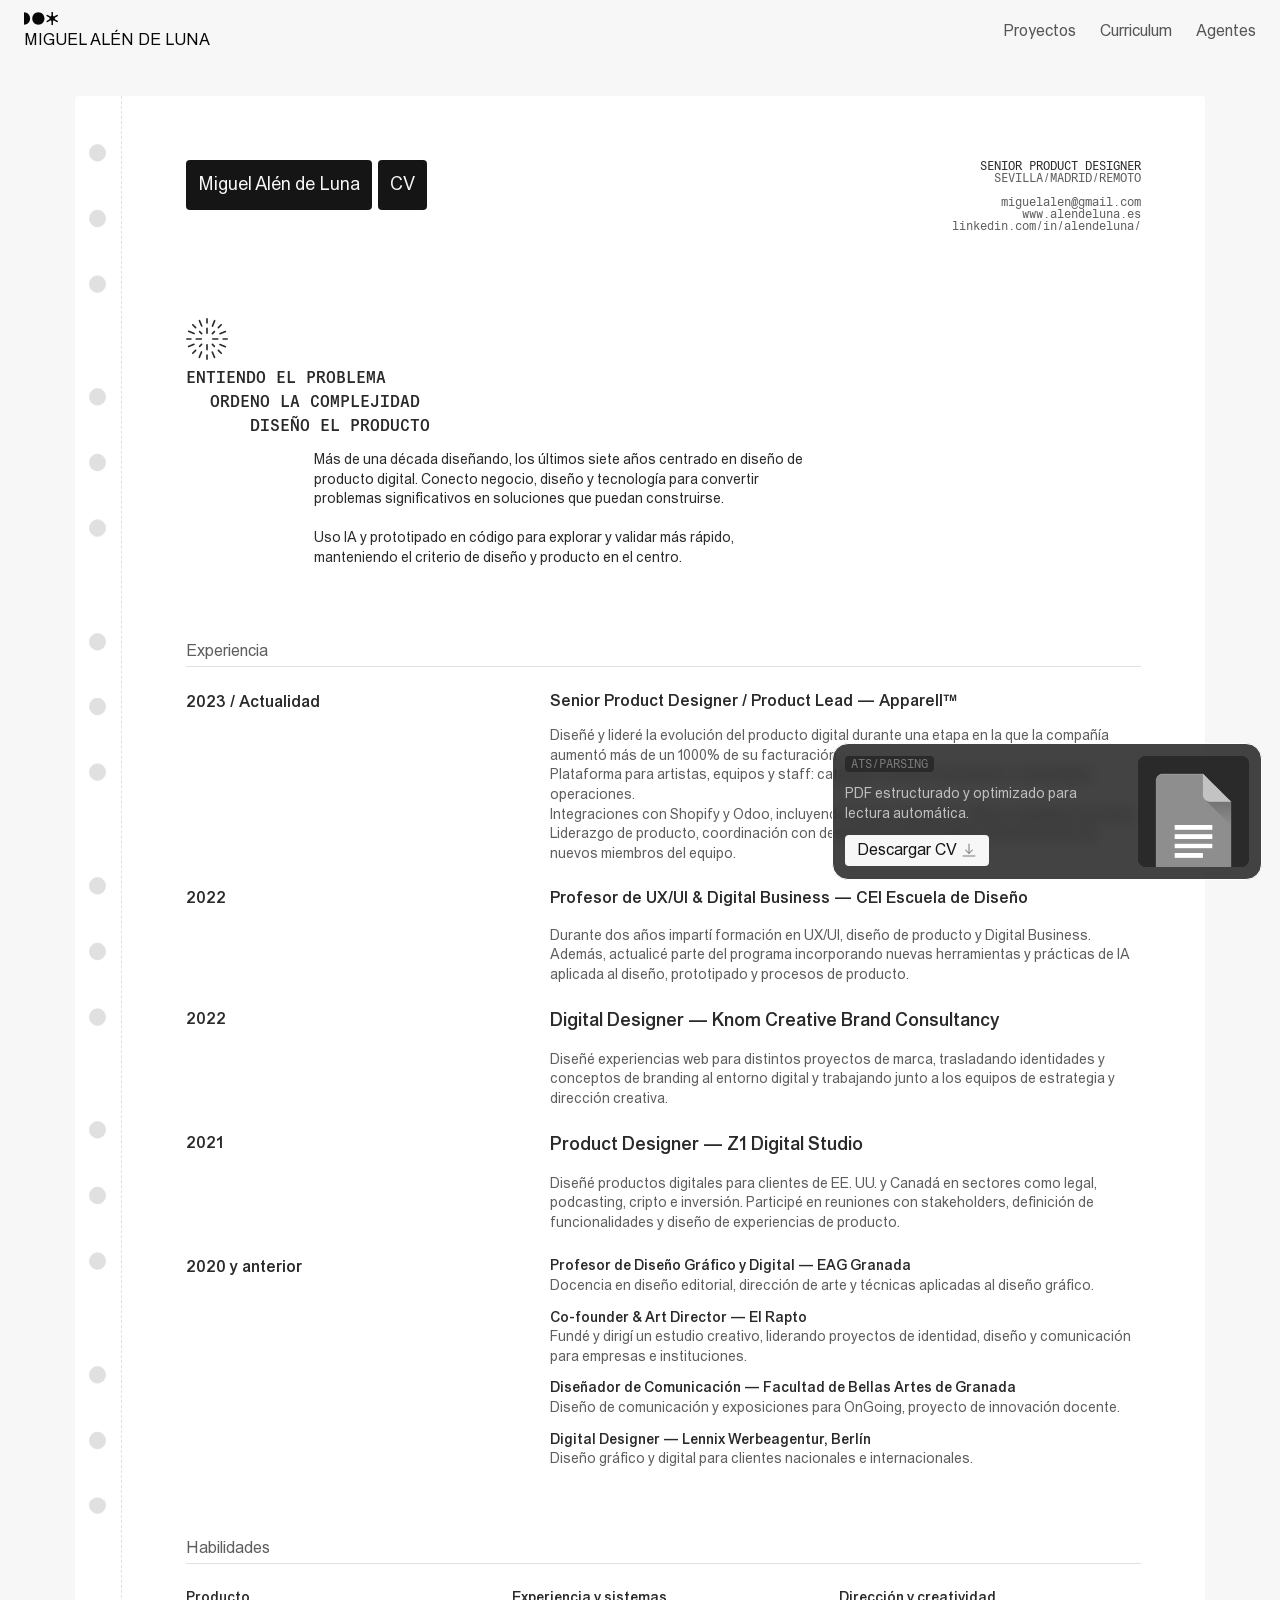
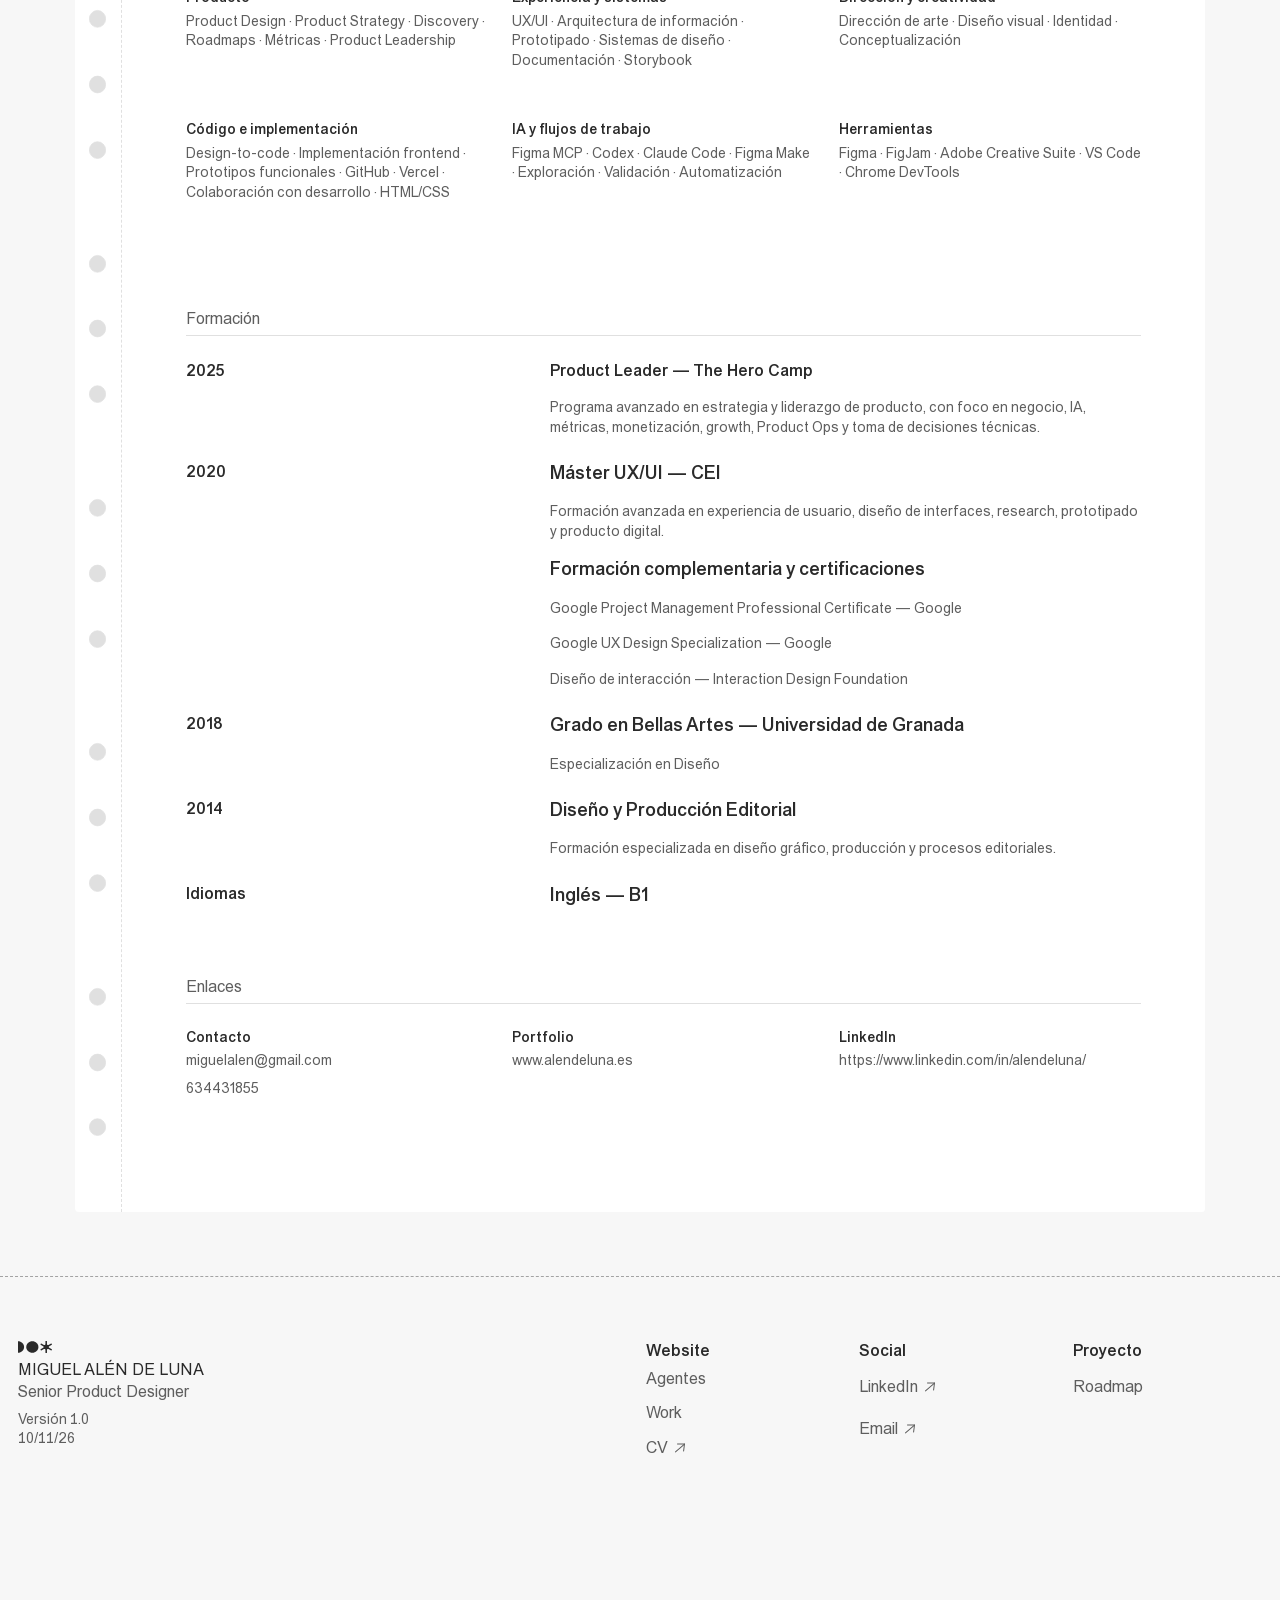
<file: cv/index.html>
<!doctype html><html lang="es"><head><meta charset="utf-8"><meta name="viewport" content="width=device-width,initial-scale=1"><link rel="icon" href="../assets/images/favicon.svg" type="image/svg+xml"><title>CV · Miguel Alén de Luna</title><meta name="description" content="Currículum de Miguel Alén de Luna, Senior Product Designer. Experiencia, habilidades, formación y descarga del CV en PDF."><link rel="stylesheet" href="../styles/global.css"><link rel="stylesheet" href="../styles/home.css"><link rel="stylesheet" href="../styles/cv.css"><link rel="stylesheet" href="../styles/navigation.css"><script src="../scripts/navigation.js" defer></script>
<script src="../scripts/cv.js" defer></script></head><body class="cv-page"><header class="site-header page-width">
<a class="identity type-body" href="../" aria-label="Miguel Alén de Luna, inicio"><img src="../assets/images/home/logo.svg" alt="" width="33.7449" height="12.5"><span>MIGUEL ALÉN DE LUNA</span></a>
<button class="menu-toggle" aria-label="Abrir menú" aria-expanded="false" aria-controls="mobile-menu"><img src="../assets/images/home/menu.svg" alt="" width="24" height="24"></button>
<nav class="nav-links type-body" id="main-navigation" aria-label="Navegación principal" hidden><a class="text-link" href="../#trabajos">Proyectos</a><a class="text-link" href="../cv/">Curriculum</a><a class="text-link" href="../agent/">Agentes</a></nav>
</header><main class="cv-main page-width"><article class="cv-paper" aria-label="Currículum de Miguel Alén de Luna"><div class="cv-perforations" aria-hidden="true"></div><div class="cv-layout"><div class="cv-document-header"><div class="cv-badges"><h1 class="cv-badge type-body-big" data-figma-text="2305:106636">Miguel Alén de Luna</h1><span class="cv-badge type-body-big" data-figma-text="2305:106638">CV</span></div><address class="cv-contact type-label" data-figma-text="2305:106639"><span>SENIOR PRODUCT DESIGNER</span><br><span class="cv-contact-secondary">SEVILLA/MADRID/REMOTO<br><br><a class="cv-editorial-link" href="mailto:miguelalen@gmail.com">miguelalen@gmail.com</a><br><a class="cv-editorial-link" href="https://www.alendeluna.es">www.alendeluna.es</a><br><a class="cv-editorial-link" href="https://www.linkedin.com/in/alendeluna/">linkedin.com/in/alendeluna/</a></span></address></div>
<div class="cv-intro"><p class="claim type-label-big-medium"><img src="../assets/images/home/burst.svg" alt="" width="42.0002" height="42"><span data-figma-text="2305:106645">ENTIENDO EL PROBLEMA</span><span data-figma-text="2305:106647">ORDENO LA COMPLEJIDAD</span><span data-figma-text="2305:106649">DISEÑO EL PRODUCTO</span></p><div class="cv-intro-copy type-body-small" data-figma-text="2305:106651"><p>Más de una década diseñando, los últimos siete años centrado en diseño de producto digital. Conecto negocio, diseño y tecnología para convertir problemas significativos en soluciones que puedan construirse.</p><p>Uso IA y prototipado en código para explorar y validar más rápido, manteniendo el criterio de diseño y producto en el centro.</p></div></div><section class="cv-section" aria-labelledby="section-106654"><h2 class="cv-section-heading" id="section-106654" data-figma-text="2305:106654">Experiencia</h2><article class="cv-entry"><p class="type-body-medium" data-figma-text="2305:106656">2023 / Actualidad</p><div class="cv-entry-content"><h3 class="type-h3-medium" data-figma-text="2305:106658">Senior Product Designer / Product Lead — Apparell™</h3><p class="type-body-small cv-entry-copy" data-figma-text="2305:106659">Diseñé y lideré la evolución del producto digital durante una etapa en la que la compañía aumentó más de un 1000% de su facturación.<br>Plataforma para artistas, equipos y staff: catálogo, ventas, facturación, comunidad y operaciones.<br>Integraciones con Shopify y Odoo, incluyendo stock, preventas y flujos complejos de venta.<br>Liderazgo de producto, coordinación con desarrollo y onboarding y mentorización de nuevos miembros del equipo.</p></div></article><article class="cv-entry"><p class="type-body-medium" data-figma-text="2305:106661">2022</p><div class="cv-entry-content"><h3 class="type-body-medium" data-figma-text="2305:106663">Profesor de UX/UI &amp; Digital Business — CEI Escuela de Diseño</h3><p class="type-body-small cv-entry-copy" data-figma-text="2305:106664">Durante dos años impartí formación en UX/UI, diseño de producto y Digital Business. Además, actualicé parte del programa incorporando nuevas herramientas y prácticas de IA aplicada al diseño, prototipado y procesos de producto.</p></div></article><article class="cv-entry"><p class="type-body-medium" data-figma-text="2305:106666">2022</p><div class="cv-entry-content"><h3 class="type-body-big-medium" data-figma-text="2305:106668">Digital Designer — Knom Creative Brand Consultancy</h3><p class="type-body-small cv-entry-copy" data-figma-text="2305:106669">Diseñé experiencias web para distintos proyectos de marca, trasladando identidades y conceptos de branding al entorno digital y trabajando junto a los equipos de estrategia y dirección creativa.</p></div></article><article class="cv-entry"><p class="type-body-medium" data-figma-text="2305:106671">2021</p><div class="cv-entry-content"><h3 class="type-body-big-medium" data-figma-text="2305:106673">Product Designer — Z1 Digital Studio</h3><p class="type-body-small cv-entry-copy" data-figma-text="2305:106674">Diseñé productos digitales para clientes de EE. UU. y Canadá en sectores como legal, podcasting, cripto e inversión. Participé en reuniones con stakeholders, definición de funcionalidades y diseño de experiencias de producto.</p></div></article><article class="cv-entry"><p class="type-body-medium" data-figma-text="2305:106676">2020 y anterior</p><div class="cv-earlier-jobs"><div data-figma-text="2305:106679"><h3 class="type-body-small-medium">Profesor de Diseño Gráfico y Digital — EAG Granada</h3><p class="type-body-small cv-entry-copy">Docencia en diseño editorial, dirección de arte y técnicas aplicadas al diseño gráfico.</p></div><div data-figma-text="2305:106681"><h3 class="type-body-small-medium">Co-founder &amp; Art Director — El Rapto</h3><p class="type-body-small cv-entry-copy">Fundé y dirigí un estudio creativo, liderando proyectos de identidad, diseño y comunicación para empresas e instituciones.</p></div><div data-figma-text="2305:106683"><h3 class="type-body-small-medium">Diseñador de Comunicación — Facultad de Bellas Artes de Granada</h3><p class="type-body-small cv-entry-copy">Diseño de comunicación y exposiciones para OnGoing, proyecto de innovación docente.</p></div><div data-figma-text="2305:106685"><h3 class="type-body-small-medium">Digital Designer — Lennix Werbeagentur, Berlín</h3><p class="type-body-small cv-entry-copy">Diseño gráfico y digital para clientes nacionales e internacionales.</p></div></div></article></section><section class="cv-section" aria-labelledby="section-106688"><h2 class="cv-section-heading" id="section-106688" data-figma-text="2305:106688">Habilidades</h2><div class="cv-skills"><div class="cv-skill"><h3 class="type-body-small-medium" data-figma-text="2305:106691">Producto</h3><p class="type-body-small cv-entry-copy" data-figma-text="2305:106692">Product Design · Product Strategy · Discovery · Roadmaps · Métricas · Product Leadership</p></div><div class="cv-skill"><h3 class="type-body-small-medium" data-figma-text="2305:106694">Experiencia y sistemas</h3><p class="type-body-small cv-entry-copy" data-figma-text="2305:106695">UX/UI · Arquitectura de información · Prototipado · Sistemas de diseño · Documentación · Storybook</p></div><div class="cv-skill"><h3 class="type-body-small-medium" data-figma-text="2305:106697">Dirección y creatividad</h3><p class="type-body-small cv-entry-copy" data-figma-text="2305:106698">Dirección de arte · Diseño visual · Identidad · Conceptualización</p></div><div class="cv-skill"><h3 class="type-body-small-medium" data-figma-text="2305:106700">Código e implementación</h3><p class="type-body-small cv-entry-copy" data-figma-text="2305:106701">Design-to-code · Implementación frontend · Prototipos funcionales · GitHub · Vercel · Colaboración con desarrollo · HTML/CSS</p></div><div class="cv-skill"><h3 class="type-body-small-medium" data-figma-text="2305:106703">IA y flujos de trabajo</h3><p class="type-body-small cv-entry-copy" data-figma-text="2305:106704">Figma MCP · Codex · Claude Code · Figma Make · Exploración · Validación · Automatización</p></div><div class="cv-skill"><h3 class="type-body-small-medium" data-figma-text="2305:106706">Herramientas</h3><p class="type-body-small cv-entry-copy" data-figma-text="2305:106707">Figma · FigJam · Adobe Creative Suite · VS Code · Chrome DevTools</p></div></div></section><section class="cv-section" aria-labelledby="section-106710"><h2 class="cv-section-heading" id="section-106710" data-figma-text="2305:106710">Formación</h2><article class="cv-entry"><p class="type-body-medium" data-figma-text="2305:106712">2025</p><div class="cv-entry-content"><h3 class="type-body-medium" data-figma-text="2305:106714">Product Leader — The Hero Camp</h3><p class="type-body-small cv-entry-copy" data-figma-text="2305:106715">Programa avanzado en estrategia y liderazgo de producto, con foco en negocio, IA, métricas, monetización, growth, Product Ops y toma de decisiones técnicas.</p></div></article><article class="cv-entry"><p class="type-body-medium" data-figma-text="2305:106717">2020</p><div class="cv-entry-content"><h3 class="type-body-big-medium" data-figma-text="2305:106719">Máster UX/UI — CEI</h3><p class="type-body-small cv-entry-copy" data-figma-text="2305:106720">Formación avanzada en experiencia de usuario, diseño de interfaces, research, prototipado y producto digital.</p><div class="cv-entry-content"><h3 class="type-body-big-medium" data-figma-text="2305:106722">Formación complementaria y certificaciones</h3><p class="type-body-small cv-entry-copy" data-figma-text="2305:106723">Google Project Management Professional Certificate — Google</p><p class="type-body-small cv-entry-copy" data-figma-text="2305:106724">Google UX Design Specialization — Google</p><p class="type-body-small cv-entry-copy" data-figma-text="2305:106725">Diseño de interacción — Interaction Design Foundation</p></div></div></article><article class="cv-entry"><p class="type-body-medium" data-figma-text="2305:106727">2018</p><div class="cv-entry-content"><h3 class="type-body-big-medium" data-figma-text="2305:106729">Grado en Bellas Artes — Universidad de Granada</h3><p class="type-body-small cv-entry-copy" data-figma-text="2305:106730">Especialización en Diseño</p></div></article><article class="cv-entry"><p class="type-body-medium" data-figma-text="2305:106732">2014</p><div class="cv-entry-content"><h3 class="type-body-big-medium" data-figma-text="2305:106734">Diseño y Producción Editorial</h3><p class="type-body-small cv-entry-copy" data-figma-text="2305:106735">Formación especializada en diseño gráfico, producción y procesos editoriales.</p></div></article><div class="cv-entry"><p class="type-body-medium" data-figma-text="2305:106737">Idiomas</p><p class="type-body-big-medium" data-figma-text="2305:106739">Inglés — B1</p></div></section><section class="cv-section" aria-labelledby="section-106742"><h2 class="cv-section-heading" id="section-106742" data-figma-text="2305:106742">Enlaces</h2><div class="cv-resource-grid"><div class="cv-skill"><h3 class="type-body-small-medium" data-figma-text="2305:106745">Contacto</h3><a class="cv-editorial-link type-body-small" href="mailto:miguelalen@gmail.com" data-figma-text="2305:106746">miguelalen@gmail.com</a><a class="cv-editorial-link type-body-small" href="tel:634431855" data-figma-text="2305:106747">634431855</a></div><div class="cv-skill"><h3 class="type-body-small-medium" data-figma-text="2305:106749">Portfolio</h3><a class="cv-editorial-link type-body-small" href="https://www.alendeluna.es" data-figma-text="2305:106750">www.alendeluna.es</a></div><div class="cv-skill"><h3 class="type-body-small-medium" data-figma-text="2305:106752">LinkedIn</h3><a class="cv-editorial-link type-body-small" href="https://www.linkedin.com/in/alendeluna/" data-figma-text="2305:106753">https://www.linkedin.com/in/alendeluna/</a></div></div></section></div></article></main><footer class="site-footer page-width"><div class="footer-inner"><div class="footer-identity"><img src="../assets/images/home/logo.svg" alt="" width="33.7449" height="12.5"><p class="type-body">MIGUEL ALÉN DE LUNA<br><span class="secondary-text">Senior Product Designer</span></p><p class="type-body-small secondary-text">Versión 1.0<br><time datetime="2026-11-10">10/11/26</time></p></div><div class="footer-links type-body"><div class="footer-column"><h3>Website</h3><a class="text-link" href="../agent/">Agentes</a><a class="text-link" href="../#trabajos">Work</a><a class="text-link" href="./">CV<img src="../assets/images/home/arrow-up-right.svg" alt="" width="16" height="16"></a></div><div class="footer-column"><h3>Social</h3><a class="text-link" href="https://www.linkedin.com/in/alendeluna/">LinkedIn<img src="../assets/images/home/arrow-up-right.svg" alt="" width="16" height="16"></a><a class="text-link" href="mailto:miguelalen@gmail.com">Email<img src="../assets/images/home/arrow-up-right.svg" alt="" width="16" height="16"></a></div><div class="footer-column"><h3>Proyecto</h3><a class="text-link" href="../roadmap/">Roadmap</a></div></div></div></footer><aside class="cv-download theme-dark" aria-label="Descargar el CV en PDF"><div class="cv-download-copy"><span class="cv-download-label type-label">ATS/PARSING</span><p class="cv-download-description type-body-small">PDF estructurado y optimizado para lectura automática.</p><a class="cv-download-button type-body" href="../assets/documents/miguel-alen-cv-ats.pdf" download>Descargar CV<img src="../assets/images/cv/download.svg" alt="" aria-hidden="true" width="16" height="16"></a></div><img class="cv-download-art" src="../assets/images/cv/pdf-preview.png" alt="" aria-hidden="true" width="432" height="428"></aside></body></html>
</file>
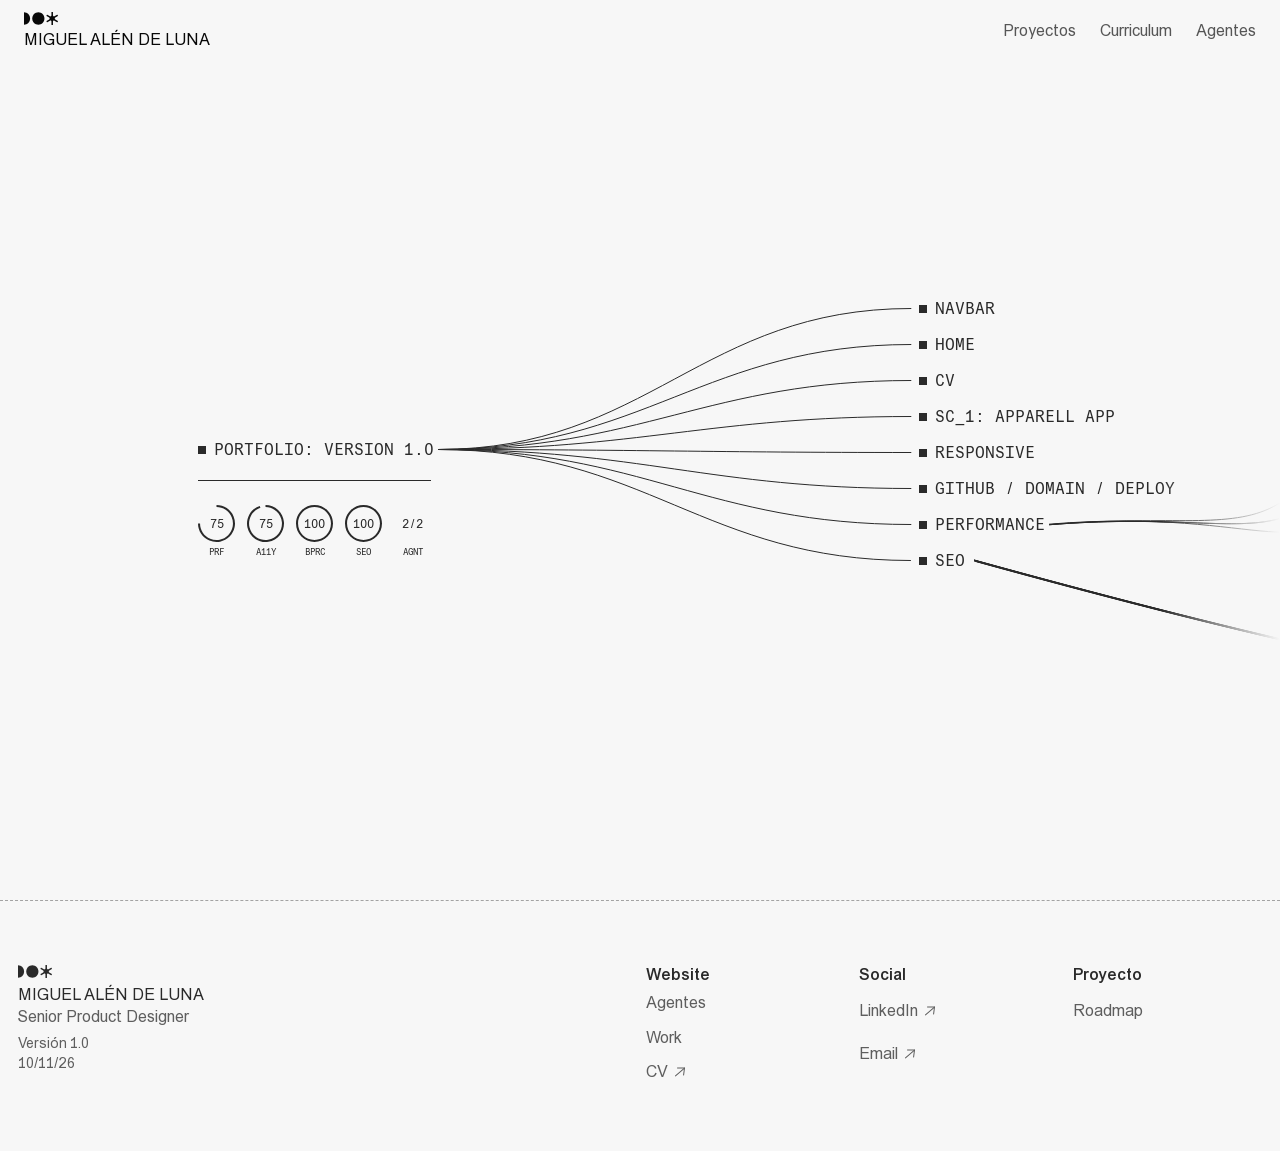
<file: roadmap/index.html>
<!doctype html>
<html lang="es">
<head>
<meta charset="utf-8"><meta name="viewport" content="width=device-width, initial-scale=1">
<title>Roadmap · Miguel Alén de Luna</title>
<meta name="description" content="Roadmap del portfolio de Miguel Alén de Luna: versiones, mejoras y próximos proyectos.">
<link rel="icon" href="../assets/images/favicon.svg" type="image/svg+xml">
<link rel="stylesheet" href="../styles/global.css"><link rel="stylesheet" href="../styles/home.css">
<link rel="stylesheet" href="../styles/navigation.css"><link rel="stylesheet" href="../styles/roadmap.css">
<script src="../scripts/navigation.js" defer></script>
<script src="../scripts/roadmap-data.js" defer></script>
<script src="../scripts/roadmap.js" defer></script>
</head>
<body class="roadmap-page">
<header class="site-header page-width">
<a class="identity type-body" href="../" aria-label="Miguel Alén de Luna, inicio"><img src="../assets/images/home/logo.svg" alt="" width="33.7449" height="12.5"><span>MIGUEL ALÉN DE LUNA</span></a>
<button class="menu-toggle" aria-label="Abrir menú" aria-expanded="false" aria-controls="mobile-menu"><img src="../assets/images/home/menu.svg" alt="" width="24" height="24"></button>
<nav class="nav-links type-body" id="main-navigation" aria-label="Navegación principal" hidden><a class="text-link" href="../#trabajos">Proyectos</a><a class="text-link" href="../cv/">Curriculum</a><a class="text-link" href="../agent/">Agentes</a></nav>
</header>
<main aria-labelledby="roadmap-title">
  <h1 class="sr-only" id="roadmap-title">Roadmap del portfolio</h1>
  <p class="sr-only" id="roadmap-help">Desplázate horizontalmente para explorar las versiones. Con el área enfocada, usa las flechas izquierda y derecha; Inicio y Fin permiten ir a los extremos. Los indicadores son contenido estático del roadmap.</p>
  <div class="roadmap-window" data-right>
    <div class="roadmap-scroll" tabindex="0" role="region" aria-labelledby="roadmap-title" aria-describedby="roadmap-help">
      <div class="roadmap-track"><div class="roadmap-board"></div></div>
    </div>
    <div class="roadmap-fade roadmap-fade--start" aria-hidden="true"></div>
    <div class="roadmap-fade roadmap-fade--end" aria-hidden="true"></div>
  </div>
</main>
<footer class="site-footer page-width"><div class="footer-inner"><div class="footer-identity"><img src="../assets/images/home/logo.svg" alt="" width="33.7449" height="12.5"><p class="type-body">MIGUEL ALÉN DE LUNA<br><span class="secondary-text">Senior Product Designer</span></p><p class="type-body-small secondary-text">Versión 1.0<br><time datetime="2026-11-10">10/11/26</time></p></div><div class="footer-links type-body"><div class="footer-column"><h3>Website</h3><a class="text-link" href="../agent/">Agentes</a><a class="text-link" href="../#trabajos">Work</a><a class="text-link" href="../cv/">CV<img src="../assets/images/home/arrow-up-right.svg" alt="" width="16" height="16"></a></div><div class="footer-column"><h3>Social</h3><a class="text-link" href="https://www.linkedin.com/in/alendeluna/">LinkedIn<img src="../assets/images/home/arrow-up-right.svg" alt="" width="16" height="16"></a><a class="text-link" href="mailto:miguelalen@gmail.com">Email<img src="../assets/images/home/arrow-up-right.svg" alt="" width="16" height="16"></a></div><div class="footer-column"><h3>Proyecto</h3><a class="text-link" href="./" aria-current="page">Roadmap</a></div></div></div></footer>
</body>
</html>
</file>
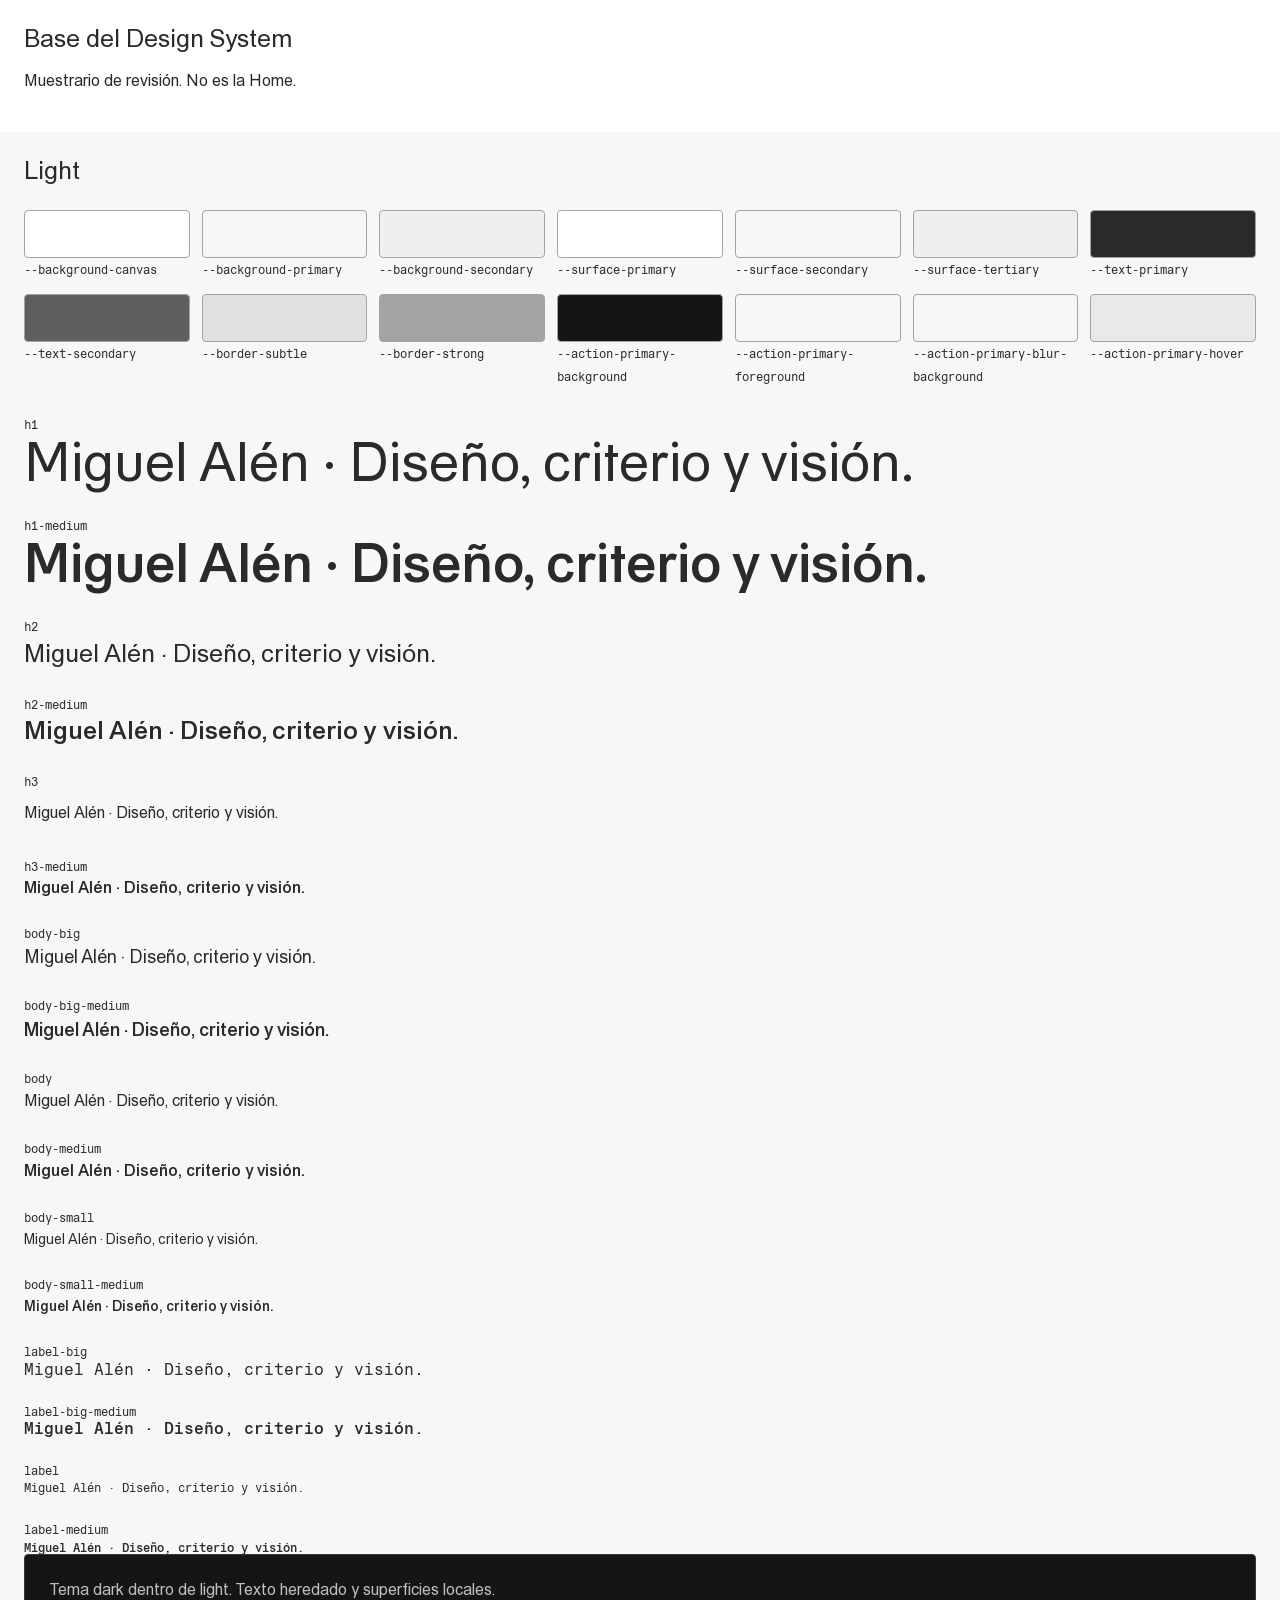
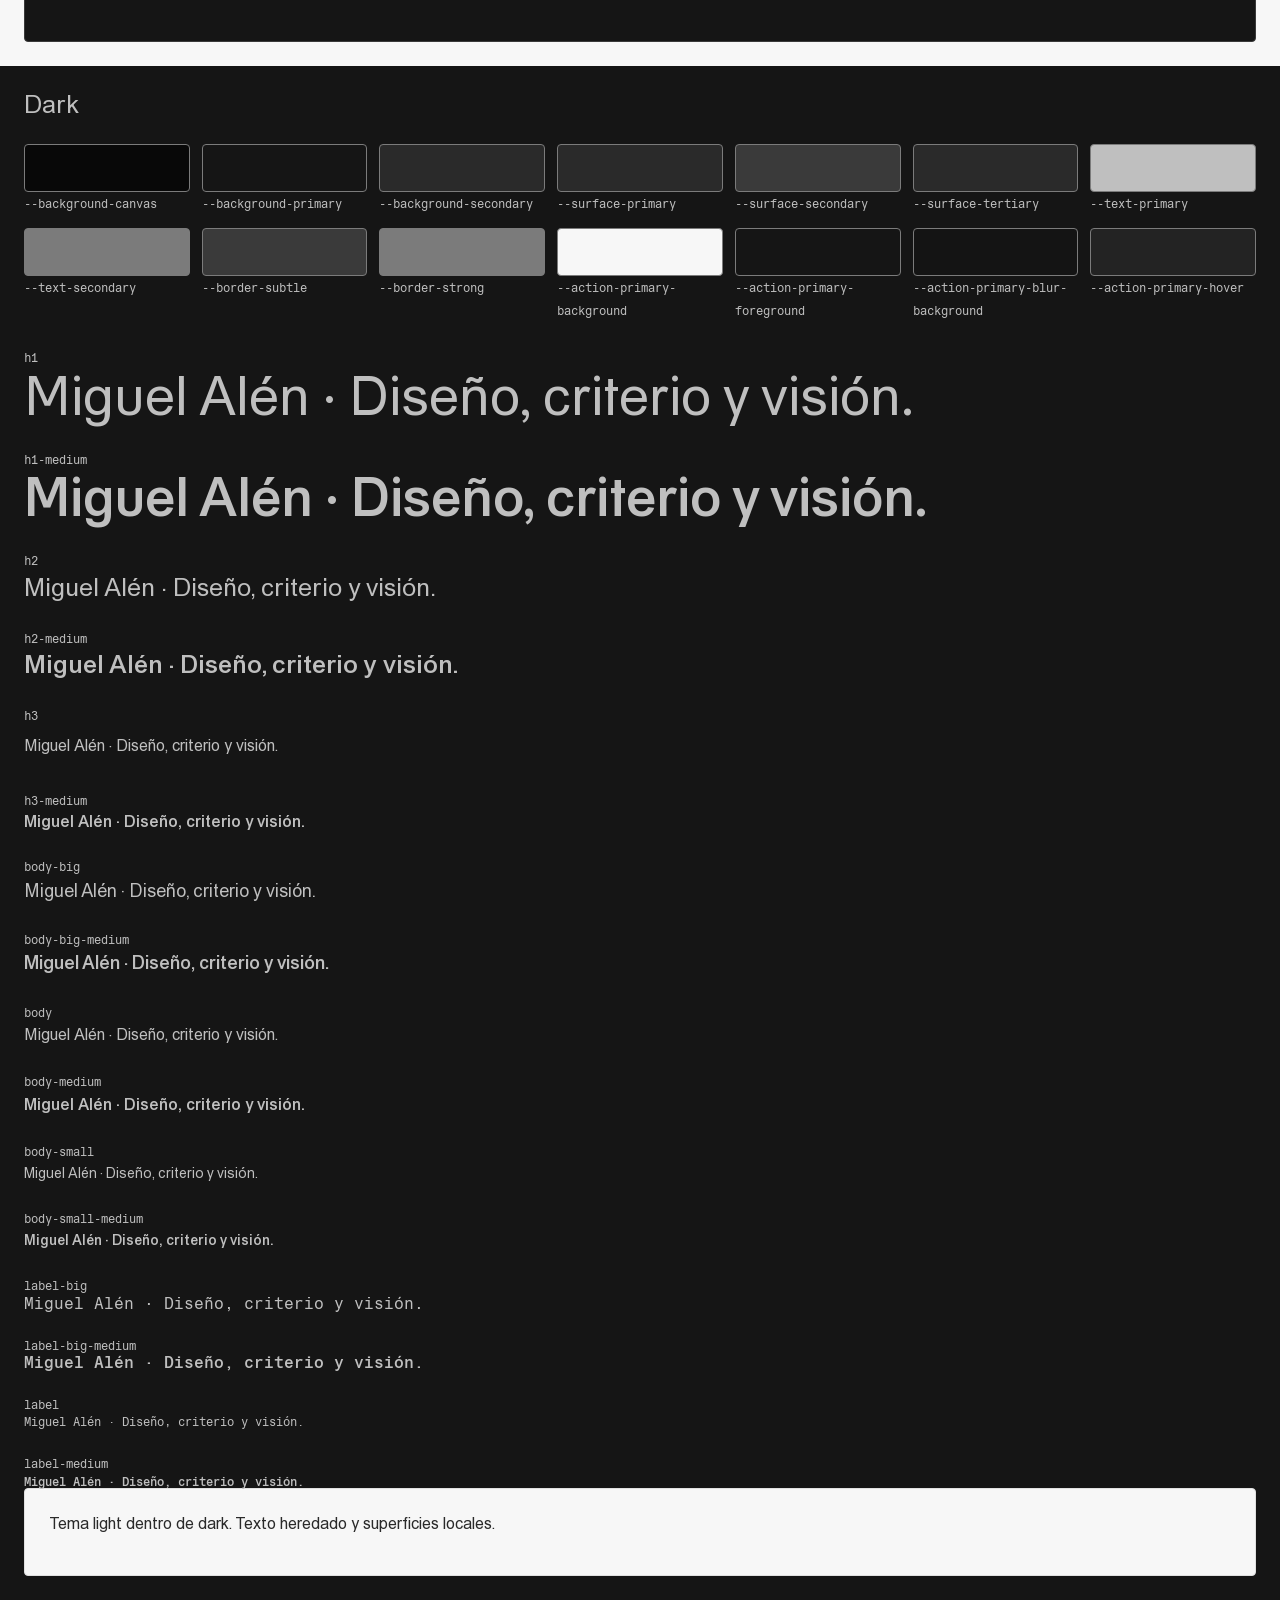
<file: styles/preview.html>
<!doctype html><html lang="es"><meta charset="utf-8"><meta name="viewport" content="width=device-width,initial-scale=1"><title>Design System · Portfolio</title><link rel="stylesheet" href="global.css"><style>
main, section {padding: var(--space-24)}
h1,h2,p {margin:0 0 var(--space-16)}
.palette {display:grid;grid-template-columns:repeat(auto-fit,minmax(150px,1fr));gap:var(--space-12);margin-block:var(--space-24)}
.swatch {height:var(--space-48);border:var(--border-width-default) solid var(--border-strong);border-radius:var(--radius-small)}
code {font-family:var(--font-family-mono);font-size:var(--font-size-label);overflow-wrap:anywhere}
.samples {display:grid;gap:var(--space-24)}
.samples p {margin:0;overflow-wrap:anywhere}
.nested {border:var(--border-width-default) solid var(--border-subtle);border-radius:var(--radius-small)}
</style><main><h1 class="type-h2">Base del Design System</h1><p class="type-body">Muestrario de revisión. No es la Home.</p></main><section class="theme-light" data-theme="light"><h2 class="type-h2">Light</h2><div class="palette"><div><div class="swatch" style="background:var(--background-canvas)"></div><code>--background-canvas</code></div><div><div class="swatch" style="background:var(--background-primary)"></div><code>--background-primary</code></div><div><div class="swatch" style="background:var(--background-secondary)"></div><code>--background-secondary</code></div><div><div class="swatch" style="background:var(--surface-primary)"></div><code>--surface-primary</code></div><div><div class="swatch" style="background:var(--surface-secondary)"></div><code>--surface-secondary</code></div><div><div class="swatch" style="background:var(--surface-tertiary)"></div><code>--surface-tertiary</code></div><div><div class="swatch" style="background:var(--text-primary)"></div><code>--text-primary</code></div><div><div class="swatch" style="background:var(--text-secondary)"></div><code>--text-secondary</code></div><div><div class="swatch" style="background:var(--border-subtle)"></div><code>--border-subtle</code></div><div><div class="swatch" style="background:var(--border-strong)"></div><code>--border-strong</code></div><div><div class="swatch" style="background:var(--action-primary-background)"></div><code>--action-primary-background</code></div><div><div class="swatch" style="background:var(--action-primary-foreground)"></div><code>--action-primary-foreground</code></div><div><div class="swatch" style="background:var(--action-primary-blur-background)"></div><code>--action-primary-blur-background</code></div><div><div class="swatch" style="background:var(--action-primary-hover)"></div><code>--action-primary-hover</code></div></div><div class="samples"><div><code>h1</code><p class="type-h1">Miguel Alén · Diseño, criterio y visión.</p></div><div><code>h1-medium</code><p class="type-h1-medium">Miguel Alén · Diseño, criterio y visión.</p></div><div><code>h2</code><p class="type-h2">Miguel Alén · Diseño, criterio y visión.</p></div><div><code>h2-medium</code><p class="type-h2-medium">Miguel Alén · Diseño, criterio y visión.</p></div><div><code>h3</code><p class="type-h3">Miguel Alén · Diseño, criterio y visión.</p></div><div><code>h3-medium</code><p class="type-h3-medium">Miguel Alén · Diseño, criterio y visión.</p></div><div><code>body-big</code><p class="type-body-big">Miguel Alén · Diseño, criterio y visión.</p></div><div><code>body-big-medium</code><p class="type-body-big-medium">Miguel Alén · Diseño, criterio y visión.</p></div><div><code>body</code><p class="type-body">Miguel Alén · Diseño, criterio y visión.</p></div><div><code>body-medium</code><p class="type-body-medium">Miguel Alén · Diseño, criterio y visión.</p></div><div><code>body-small</code><p class="type-body-small">Miguel Alén · Diseño, criterio y visión.</p></div><div><code>body-small-medium</code><p class="type-body-small-medium">Miguel Alén · Diseño, criterio y visión.</p></div><div><code>label-big</code><p class="type-label-big">Miguel Alén · Diseño, criterio y visión.</p></div><div><code>label-big-medium</code><p class="type-label-big-medium">Miguel Alén · Diseño, criterio y visión.</p></div><div><code>label</code><p class="type-label">Miguel Alén · Diseño, criterio y visión.</p></div><div><code>label-medium</code><p class="type-label-medium">Miguel Alén · Diseño, criterio y visión.</p></div></div><section class="theme-dark nested"><p class="type-body">Tema dark dentro de light. Texto heredado y superficies locales.</p></section></section><section class="theme-dark" data-theme="dark"><h2 class="type-h2">Dark</h2><div class="palette"><div><div class="swatch" style="background:var(--background-canvas)"></div><code>--background-canvas</code></div><div><div class="swatch" style="background:var(--background-primary)"></div><code>--background-primary</code></div><div><div class="swatch" style="background:var(--background-secondary)"></div><code>--background-secondary</code></div><div><div class="swatch" style="background:var(--surface-primary)"></div><code>--surface-primary</code></div><div><div class="swatch" style="background:var(--surface-secondary)"></div><code>--surface-secondary</code></div><div><div class="swatch" style="background:var(--surface-tertiary)"></div><code>--surface-tertiary</code></div><div><div class="swatch" style="background:var(--text-primary)"></div><code>--text-primary</code></div><div><div class="swatch" style="background:var(--text-secondary)"></div><code>--text-secondary</code></div><div><div class="swatch" style="background:var(--border-subtle)"></div><code>--border-subtle</code></div><div><div class="swatch" style="background:var(--border-strong)"></div><code>--border-strong</code></div><div><div class="swatch" style="background:var(--action-primary-background)"></div><code>--action-primary-background</code></div><div><div class="swatch" style="background:var(--action-primary-foreground)"></div><code>--action-primary-foreground</code></div><div><div class="swatch" style="background:var(--action-primary-blur-background)"></div><code>--action-primary-blur-background</code></div><div><div class="swatch" style="background:var(--action-primary-hover)"></div><code>--action-primary-hover</code></div></div><div class="samples"><div><code>h1</code><p class="type-h1">Miguel Alén · Diseño, criterio y visión.</p></div><div><code>h1-medium</code><p class="type-h1-medium">Miguel Alén · Diseño, criterio y visión.</p></div><div><code>h2</code><p class="type-h2">Miguel Alén · Diseño, criterio y visión.</p></div><div><code>h2-medium</code><p class="type-h2-medium">Miguel Alén · Diseño, criterio y visión.</p></div><div><code>h3</code><p class="type-h3">Miguel Alén · Diseño, criterio y visión.</p></div><div><code>h3-medium</code><p class="type-h3-medium">Miguel Alén · Diseño, criterio y visión.</p></div><div><code>body-big</code><p class="type-body-big">Miguel Alén · Diseño, criterio y visión.</p></div><div><code>body-big-medium</code><p class="type-body-big-medium">Miguel Alén · Diseño, criterio y visión.</p></div><div><code>body</code><p class="type-body">Miguel Alén · Diseño, criterio y visión.</p></div><div><code>body-medium</code><p class="type-body-medium">Miguel Alén · Diseño, criterio y visión.</p></div><div><code>body-small</code><p class="type-body-small">Miguel Alén · Diseño, criterio y visión.</p></div><div><code>body-small-medium</code><p class="type-body-small-medium">Miguel Alén · Diseño, criterio y visión.</p></div><div><code>label-big</code><p class="type-label-big">Miguel Alén · Diseño, criterio y visión.</p></div><div><code>label-big-medium</code><p class="type-label-big-medium">Miguel Alén · Diseño, criterio y visión.</p></div><div><code>label</code><p class="type-label">Miguel Alén · Diseño, criterio y visión.</p></div><div><code>label-medium</code><p class="type-label-medium">Miguel Alén · Diseño, criterio y visión.</p></div></div><section class="theme-light nested"><p class="type-body">Tema light dentro de dark. Texto heredado y superficies locales.</p></section></section></html>
</file>
<file: styles/global.css>
/* Single entry point. Import once from the future application's root. */
@import url('./tokens.css');
@import url('./themes.css');
@import url('./typography.css');

*,
*::before,
*::after {
  box-sizing: border-box;
}

body {
  margin: 0;
  color: var(--text-primary);
  background-color: var(--background-canvas);
  font: var(--type-body);
  letter-spacing: var(--tracking-default);
  font-feature-settings: var(--font-features-body);
  font-variation-settings: var(--font-variations);
  font-synthesis: none;
}

button,
input,
select,
textarea {
  font: inherit;
  letter-spacing: inherit;
}

/* PAGE TRANSITIONS — START */

@view-transition {
  navigation: auto;
}

::view-transition-old(root) {
  animation: page-out 180ms ease-out both;
}

::view-transition-new(root) {
  animation: page-in 320ms cubic-bezier(.22, 1, .36, 1) both;
}

@keyframes page-out {
  to {
    opacity: 0;
  }
}

@keyframes page-in {
  from {
    opacity: 0;
    transform: translateY(10px);
  }

  to {
    opacity: 1;
    transform: translateY(0);
  }
}

@media (prefers-reduced-motion: reduce) {
  ::view-transition-old(root),
  ::view-transition-new(root) {
    animation: none;
  }
}

/* PAGE TRANSITIONS — END */
</file>
<file: styles/home.css>
/* Home-only composition. Shared visual decisions come from styles/global.css. */
html { scroll-behavior: smooth; }
body { background: var(--background-primary); }
h1, h2, h3, p, figure { margin: 0; }
button, a { -webkit-tap-highlight-color: transparent; }
a { color: inherit; text-decoration: none; }
button { color: inherit; cursor: pointer; }
button:disabled { cursor: default; }
:focus-visible { outline: 2px solid var(--text-primary); outline-offset: var(--space-4); }
[hidden] { display: none !important; }
.page-width { width: 100%; max-width: 1440px; margin-inline: auto; }
.sr-only { position: absolute; width: 1px; height: 1px; padding: 0; margin: -1px; overflow: hidden; clip-path: inset(50%); white-space: nowrap; border: 0; }
.site-header { padding: var(--space-8) var(--space-16); display: flex; align-items: center; justify-content: space-between; flex-wrap: wrap; }
.identity { display: flex; flex-direction: column; gap: var(--space-4); }
.identity img, .footer-identity img { display: block; }
.nav-links { width: 100%; display: flex; flex-direction: column; gap: var(--space-12); padding-block: var(--space-16); }
.text-link { display: inline-flex; gap: var(--space-4); align-items: center; padding-block: var(--space-4); border-radius: var(--radius-small); color: var(--text-secondary); font: var(--type-body); letter-spacing: var(--tracking-default); font-feature-settings: var(--font-features-body); font-variation-settings: var(--font-variations); transition: color 160ms ease; }
a.text-link:hover,
a.text-link:focus-visible { color: var(--text-primary); }
.unavailable { cursor: default; }
.menu-toggle { border: 0; background: transparent; border-radius: var(--radius-small); padding: var(--space-4); display: grid; place-items: center; min-width: 31px; min-height: 31px; }
.hero { padding: 8.6px var(--layout-gutter-compact) var(--space-64); }
.hero-inner { display: grid; gap: var(--space-32); }
.claim { display: flex; flex-direction: column; align-items: flex-start; gap: var(--space-12); padding-block: var(--space-18); }
.claim img { display: block; margin-bottom: 0; }
.claim span { display: block; }
.claim span:nth-of-type(2) { padding-left: var(--space-24); }
.claim span:nth-of-type(3) { padding-left: var(--space-64); }
.claim span:nth-of-type(4) { padding-left: var(--space-128); }
.indented-copy { margin-left: var(--space-128); max-width: 310px; font-feature-settings: var(--font-features-default); }
.indented-copy p + p { margin-top: 1.4em; }
.hero-profile { display: flex; flex-direction: column; align-items: flex-start; gap: var(--space-18); }
.portrait { display: block; width: 116px; height: 141px; object-fit: cover; border-radius: var(--radius-small); }
.hero-name { font: var(--type-h2-medium); font-feature-settings: var(--font-features-default); }
.works { padding: var(--layout-section-space) var(--layout-gutter); display: grid; gap: var(--layout-gap); }
.project { min-width: 0; display: flex; flex-direction: column; gap: var(--space-12); padding-bottom: var(--space-24); }
.project-media { position: relative; }
.project-image { display: block; width: 100%; height: 456px; object-fit: cover; border-radius: var(--radius-small); }
.project-pointer { position: absolute; left: 50%; top: 50%; transform: translate(-50%, -50%); display: inline-flex; align-items: center; gap: var(--space-4); white-space: nowrap; padding: var(--space-8) var(--space-12); background: var(--action-primary-blur-background); backdrop-filter: blur(calc(var(--background-blur) / 2)); border: var(--border-width-default) solid var(--border-subtle); border-radius: var(--radius-large); font: var(--type-label-big); color: var(--text-primary); }
.project-info { display: grid; gap: var(--space-12); }
.pills { display: flex; gap: var(--space-8); }
.pill { font: var(--type-label); color: var(--text-secondary); background: var(--border-subtle); border-radius: var(--radius-small); padding: var(--space-2) var(--space-6); }
.project-title { display: flex; flex-direction: column; gap: var(--space-4); }
.project-title h3 { font: var(--type-body-medium); font-feature-settings: var(--font-features-default); }
.project-summary { display: none; }
.secondary-projects { display: grid; gap: var(--layout-gap); }
.services { padding: var(--layout-section-space) var(--layout-gutter); }
.discipline-heading { padding-block: var(--space-12); }
.discipline-list { list-style: none; margin: 0; padding: 0; }
.discipline-item { padding-block: var(--space-12); }
.discipline-label, .discipline-button { display: block; border: 0; padding: 0; background: transparent; text-align: left; font: var(--type-h2-medium); font-feature-settings: var(--font-features-default); color: var(--text-primary); }
.discipline-button[aria-pressed="true"] { color: var(--text-primary); }
.discipline-concepts { display: flex; align-items: baseline; gap: var(--space-4); color: var(--text-secondary); font-feature-settings: var(--font-features-default); }
.discipline-concepts img { align-self: flex-start; flex-shrink: 0; }
.discipline-visual { display: none; min-width: 0; }
.discipline-art { width: 112px; height: 86.5px; overflow: hidden; flex-shrink: 0; }
.discipline-art img { display: block; transform: scale(.5); transform-origin: top left; }
.discipline-caption { font: var(--type-body-small-medium); font-feature-settings: var(--font-features-default); white-space: pre-line; }
.positioning { padding-block: var(--space-48); margin-top: var(--space-12); }
.positioning .claim { margin-bottom: var(--space-12); }
.positioning .indented-copy { margin-left: auto; width: calc(100% - 119px); max-width: 310px; }
.site-footer { border-top: var(--border-width-default) dashed var(--border-strong); padding: var(--space-48) var(--layout-gutter); }
.footer-inner { display: grid; gap: var(--space-24); }
.footer-identity { display: flex; flex-direction: column; align-items: flex-start; gap: var(--space-6); }
.secondary-text { color: var(--text-secondary); }
.footer-links { display: grid; grid-template-columns: repeat(3,minmax(0,1fr)); gap: var(--space-8); }
.footer-column { display: flex; flex-direction: column; align-items: flex-start; gap: var(--space-12); }
.footer-column:first-child { gap: var(--space-4); }
.footer-column h3 { font: var(--type-h3-medium); font-feature-settings: var(--font-features-default); }
@media (min-width: 48rem) {
  .secondary-projects { grid-template-columns: repeat(2,minmax(0,1fr)); }
  .hero-inner { grid-template-columns: repeat(2,minmax(0,1fr)); align-items: end; gap: var(--layout-gap); }
  .hero { min-height: 744px; display: flex; align-items: flex-end; }
  .hero-inner { width: 100%; }
  .hero-vision .indented-copy { margin-left: var(--space-64); }
  .footer-inner { grid-template-columns: 1fr 1fr; gap: var(--space-12); }
}
@media (min-width: 64rem) {
  .site-header { padding: var(--space-12) var(--space-24); flex-wrap: nowrap; }
  .menu-toggle { display: none; }
  .nav-links, .nav-links[hidden] { display: flex !important; flex-direction: row; width: auto; gap: var(--space-24); padding: 0; }
  .hero { min-height: 636.6px; padding-top: var(--space-64); }
  .hero-vision .indented-copy { margin-left: 138.5px; }
  .hero-profile { gap: var(--space-24); }
  .portrait { width: 121px; }
  .hero-name { font: var(--type-h1); font-feature-settings: var(--font-features-heading); }
  .project { padding-bottom: var(--space-48); }
  .project-featured { padding-bottom: var(--space-64); }
  .project-featured .project-image { height: auto; aspect-ratio: 1404 / 761; }
  .project-featured .project-title { max-width: 460px; }
  .project-featured .project-pointer { display: none; }
  .project-info-text { display: flex; justify-content: space-between; gap: var(--space-24); }
  .project-summary { display: block; max-width: 460px; text-align: right; color: var(--text-secondary); font-feature-settings: var(--font-features-default); }
  .project-secondary .project-pointer { opacity: 0; }
  .project-secondary:hover .project-pointer { opacity: 1; }
  .discipline-layout { display: grid; grid-template-columns: minmax(0,1fr) 224px; gap: var(--space-12); }
  .discipline-heading { padding-block: var(--space-18); }
  .discipline-item { padding: 0; }
  .discipline-button { font: var(--type-h1-medium); font-feature-settings: var(--font-features-default); color: var(--border-strong); }
  .discipline-concepts { display: none; }
  .discipline-visual { margin: 0; display: flex; flex-direction: column; gap: var(--space-8); }
  .discipline-art { width: 224px; height: 173px; }
  .discipline-art img { transform: none; }
  .positioning { display: grid; grid-template-columns: repeat(2,minmax(0,1fr)); gap: var(--space-12); }
  .positioning-content { grid-column: 2; }
  .positioning .claim { margin-bottom: 0; }
  .positioning .indented-copy { margin-left: 138.5px; width: auto; }
  .site-footer { padding-block: var(--space-64); }
  .footer-links { gap: var(--space-24); }
}
@media (prefers-reduced-motion: reduce) {
  html { scroll-behavior: auto; }
}

/* Apparell uses a contextual cursor only with a desktop mouse/trackpad. */
.apparell-cursor { display: none; pointer-events: none; }
@media (min-width: 64rem) and (hover: hover) and (pointer: fine) {
  .apparell-cursor.is-visible { display: inline-flex; position: fixed; z-index: 10; transform: none; }
  .project-featured.cursor-active { cursor: none; }
}

/* Fixed header blends directly with the page; reserve its existing flow height. */
body {
  padding-top: calc(12.5px + var(--space-4) + var(--line-height-body) + 2 * var(--space-8));
}
.site-header {
  position: fixed;
  top: 0;
  left: 0;
  right: 0;
  width: 100%;
  z-index: 20;
  background: transparent;
  color: var(--background-canvas);
  mix-blend-mode: difference;
}
/* Invert the semantic input colors so difference keeps the hover direction. */
.site-header .text-link {
  color: rgb(from var(--text-secondary) calc(255 - r) calc(255 - g) calc(255 - b));
}
.site-header a.text-link:hover,
.site-header a.text-link:focus-visible {
  color: rgb(from var(--text-primary) calc(255 - r) calc(255 - g) calc(255 - b));
}
/* External SVG images cannot inherit currentColor; keep the original assets. */
.site-header img { filter: brightness(0) invert(1); }
.site-header :focus-visible { outline-color: currentColor; }
@media (min-width: 64rem) {
  body {
    padding-top: calc(12.5px + var(--space-4) + var(--line-height-body) + 2 * var(--space-12));
  }
}

/* Only published project links reveal their original color on hover. */
.project .project-image { filter: grayscale(1); }
.project[href]:hover .project-image { filter: grayscale(0); }

/* Keep the hero behind the following content during the opening scroll. */
.hero {
  position: sticky;
  top: calc(12.5px + var(--space-4) + var(--line-height-body) + 2 * var(--space-8));
  z-index: 0;
}
.works {
  position: relative;
  z-index: 1;
  background: linear-gradient(to bottom, transparent, var(--background-primary) var(--layout-section-space));
}
.services,
.site-footer {
  position: relative;
  z-index: 1;
  background: var(--background-primary);
}
@media (min-width: 64rem) {
  .hero {
    top: calc(12.5px + var(--space-4) + var(--line-height-body) + 2 * var(--space-12));
  }
}

@media (prefers-reduced-motion: reduce) {
  .text-link { transition: none; }
}
</file>
<file: styles/navigation.css>
/* Shared mobile bottom sheet. Native dialog keeps background content inert. */
.mobile-menu {
  position: fixed;
  inset: 0;
  width: 100%;
  height: 100dvh;
  max-width: none;
  max-height: none;
  margin: 0;
  padding: 0;
  border: 0;
  background: transparent;
  color: var(--text-primary);
  overflow: hidden;
  overscroll-behavior: none;
  opacity: 0;
  transition: opacity 240ms ease, display 240ms allow-discrete, overlay 240ms allow-discrete;
}
.mobile-menu[open] { opacity: 1; }
.mobile-menu::backdrop {
  background: var(--action-primary-hover);
  backdrop-filter: blur(calc(var(--background-blur) / 2));
  -webkit-backdrop-filter: blur(calc(var(--background-blur) / 2));
  opacity: 0;
  transition: opacity 240ms ease, display 240ms allow-discrete, overlay 240ms allow-discrete;
}
.mobile-menu[open]::backdrop { opacity: 1; }
.mobile-menu-sheet {
  position: fixed;
  inset: auto 0 0;
  height: calc(347px + env(safe-area-inset-bottom, 0px));
  max-height: 100%;
  padding-block: 45px calc(45px + env(safe-area-inset-bottom, 0px));
  display: flex;
  flex-direction: column;
  justify-content: flex-end;
  border-radius: var(--radius-large) var(--radius-large) 0 0;
  background: var(--surface-secondary);
  backdrop-filter: blur(calc(var(--background-blur) / 2));
  -webkit-backdrop-filter: blur(calc(var(--background-blur) / 2));
  overflow-y: auto;
  overscroll-behavior: contain;
  transform: translateY(100%);
  transition: transform 240ms cubic-bezier(.22, 1, .36, 1);
}
.mobile-menu[open] .mobile-menu-sheet { transform: translateY(0); }
@starting-style {
  .mobile-menu[open], .mobile-menu[open]::backdrop { opacity: 0; }
  .mobile-menu[open] .mobile-menu-sheet { transform: translateY(100%); }
}
.mobile-menu-links { display: flex; flex-direction: column; flex-shrink: 0; gap: var(--space-32); width: 100%; }
.mobile-menu-link {
  display: flex;
  align-items: center;
  gap: var(--space-8);
  min-height: var(--space-48);
  padding: var(--space-8) var(--space-24);
  border-radius: var(--radius-small);
  color: var(--text-primary);
  font: var(--type-h2-medium);
  letter-spacing: var(--tracking-default);
  font-feature-settings: var(--font-features-default);
  font-variation-settings: var(--font-variations);
  text-decoration: none;
}
.mobile-menu-link img { display: block; flex-shrink: 0; }
.mobile-menu-link[aria-disabled] { cursor: default; }
.mobile-menu-close {
  position: absolute;
  top: calc((12.5px + var(--space-4) + var(--line-height-body) + 2 * var(--space-8) - 32px) / 2);
  right: var(--space-18);
}
.mobile-menu-close img { display: block; }
html.mobile-menu-open { overflow: hidden; scrollbar-gutter: stable; }
html.mobile-menu-open body { overflow: hidden; }
@media (min-width: 64rem) {
  .mobile-menu, .mobile-menu::backdrop { display: none !important; }
}
@media (prefers-reduced-motion: reduce) {
  .mobile-menu, .mobile-menu::backdrop, .mobile-menu-sheet { transition: none; }
}
</file>
<file: styles/agent.css>
/* Plain, server-rendered portfolio guide using the existing mono font. */
.agent-main { max-width: 880px; margin-inline: auto; padding: var(--space-48) var(--layout-gutter) var(--space-64); font-family: var(--font-family-mono); font-size: var(--font-size-body-small); line-height: 1.7; font-feature-settings: var(--font-features-default); overflow-wrap: anywhere; }
.agent-main h1, .agent-main h2, .agent-main h3 { font: inherit; font-weight: var(--font-weight-medium); }
.agent-main h1, .agent-main h2 { margin-top: var(--space-32); margin-bottom: var(--space-16); }
.agent-main h3 { margin-top: var(--space-24); margin-bottom: var(--space-12); }
.agent-main p + p { margin-top: var(--space-12); }
.agent-main ul, .agent-main ol { padding-left: var(--space-24); margin-block: var(--space-12); }
.agent-main li + li { margin-top: var(--space-8); }
.agent-main .text-link { font: inherit; padding-block: 0; }
@media (min-width: 64rem) {
  .agent-main { padding-top: var(--space-64); }
}
</file>
<file: styles/apparell.css>
/* Case composition; header, navigation and sticky/overlap layers reuse Home. */
.case-hero {
  min-height: calc(600px - 12.5px - var(--space-4) - var(--line-height-body) - 2 * var(--space-8));
  display: flex;
  align-items: flex-end;
  justify-content: center;
  padding: var(--space-48) var(--layout-gutter) calc(var(--space-64) + var(--space-32));
}
.case-hero-inner { width: 100%; max-width: 700px; display: grid; gap: var(--space-48); }
.case-heading { display: grid; justify-items: start; gap: var(--space-24); }
.case-label { background: var(--surface-tertiary); }
.case-title { font: var(--type-h2-medium); font-feature-settings: var(--font-features-default); }
.case-metadata { margin: 0; display: grid; gap: var(--space-24); }
.case-metadata > div { min-width: 0; display: grid; align-content: start; gap: var(--space-4); }
.case-metadata dt { font: var(--type-label); color: var(--text-secondary); }
.case-metadata dd { margin: 0; font: var(--type-body-small); font-feature-settings: var(--font-features-default); }
.case-metadata ul { list-style: none; margin: 0; padding: 0; }
.case-metadata li { display: inline; }
.case-metadata li + li::before { content: ' · '; }
/* Reuse .works' opening gradient and layer order; the decoration cannot catch input. */
.case-content { background: none; display: block; padding: 0; }
.case-content::before {
  content: '';
  position: absolute;
  inset: 0;
  z-index: -1;
  background: linear-gradient(to bottom, transparent, var(--background-primary) var(--layout-section-space));
  pointer-events: none;
}
.case-product { padding: var(--layout-section-space) var(--layout-gutter) var(--space-48); }
.case-product picture, .case-product img { display: block; width: 100%; }
.case-product img { height: auto; border-radius: var(--radius-small); }
.case-sections { background: var(--background-primary); padding: var(--space-64) var(--space-18); display: grid; gap: var(--space-64); }
.case-block { display: grid; gap: var(--space-24); }
.case-block h2 { font: var(--type-h2-medium); font-feature-settings: var(--font-features-default); }
.case-copy { min-width: 0; font: var(--type-body-big); font-feature-settings: var(--font-features-default); }
.case-copy p + p { margin-top: var(--line-height-body-big); }
.case-diagrams { width: 100%; max-width: 1354.797px; margin-inline: auto; display: grid; gap: var(--space-64); padding: var(--space-24) var(--space-16); background: var(--surface-tertiary); border-radius: var(--radius-large); }
.case-diagram { min-width: 0; display: grid; gap: var(--space-24); align-content: start; }
.case-diagram img { width: 100%; height: auto; display: block; }
.case-diagrams .case-diagrams-desktop { display: none; }
.case-diagram figcaption { font: var(--type-body); }
.case-diagram h3 { font: inherit; }
.case-diagram p { color: var(--text-secondary); }
@media (min-width: 48rem) {
  .case-product picture { max-width: 700px; margin-inline: auto; }
}
@media (min-width: 64rem) {
  .case-hero { min-height: calc(700px - 12.5px - var(--space-4) - var(--line-height-body) - 2 * var(--space-12)); }
  .case-title { font: var(--type-h1-medium); line-height: 1.1; }
  .case-metadata { grid-template-columns: repeat(3, minmax(0, 1fr)); gap: var(--space-12); }
  .case-metadata > div { gap: var(--space-12); }
  .case-metadata dd { font: var(--type-body); font-feature-settings: var(--font-features-body); }
  .case-metadata li { display: block; }
  .case-metadata li + li::before { content: none; }
  .case-product { padding-bottom: var(--space-18); }
  .case-product picture { max-width: none; }
  .case-block { grid-template-columns: repeat(2, minmax(0, 1fr)); gap: var(--layout-gap); }
  .case-copy { font: var(--type-h2); }
  .case-copy p + p { margin-top: var(--line-height-h2); }
  .case-diagrams { grid-template-columns: minmax(0, 484fr) minmax(0, 646.797fr); gap: var(--space-48) var(--space-128); padding: var(--space-48); }
  .case-diagrams .case-diagrams-desktop { display: block; grid-column: 1 / -1; width: 100%; height: auto; }
  .case-diagram > img { display: none; }
  .case-diagram figcaption { font: var(--type-body-big); font-feature-settings: var(--font-features-default); }
  .case-diagram h3 { font-weight: var(--font-weight-medium); }
}

/* Apparell continuation: profile research and MVP chapters. */
.case-problems { padding: var(--space-24) var(--space-18); background: var(--surface-secondary); }
.case-section-title { padding-block: var(--space-24); font: var(--type-h2-medium); font-feature-settings: var(--font-features-default); text-align: center; }
.case-profile-grid { display: grid; gap: var(--space-12); margin-top: var(--space-12); }
.case-profile { min-width: 0; display: flex; flex-direction: column; align-items: flex-start; gap: var(--space-12); padding-block: var(--space-12); }
.case-profile-image { display: block; width: 100%; height: 280px; object-fit: cover; }
.case-profile-label { background: var(--surface-tertiary); font-weight: var(--font-weight-regular); }
.case-profile-intro { font: var(--type-body); color: var(--text-secondary); }
.case-pains { margin: 0; padding: 0; list-style: none; display: grid; gap: var(--space-12); width: 100%; }
.case-pains li { display: flex; align-items: center; gap: var(--space-12); padding-inline: var(--space-6); min-width: 0; font: var(--type-body-small); font-feature-settings: var(--font-features-default); }
.case-pains img { display: block; flex-shrink: 0; }
.case-mvp { padding: var(--space-48) var(--space-18); background: var(--background-primary); }
.mvp-track { margin-top: var(--space-64); }
.mvp-sticky { display: grid; gap: var(--space-64); }
.mvp-chapter { min-width: 0; display: grid; gap: var(--space-12); }
.mvp-copy { min-width: 0; display: grid; align-content: center; justify-items: start; gap: var(--space-12); }
.mvp-copy h3 { font: var(--type-h2-medium); font-feature-settings: var(--font-features-default); }
.mvp-number { display: inline-flex; align-items: center; gap: var(--space-4); padding: var(--space-6); border-radius: var(--radius-small); background: var(--surface-tertiary); color: var(--text-secondary); font: var(--type-label-big); line-height: 1.1; }
.mvp-number img { display: block; }
.mvp-description p + p { margin-top: var(--line-height-body); }
.mvp-images { min-width: 0; display: grid; gap: var(--space-12); }
.mvp-screen { display: block; width: 100%; height: auto; }
@media (min-width: 64rem) {
  .case-problems { padding-block: var(--space-48); }
  .case-section-title { padding-block: var(--space-48); }
  .case-profile-grid { grid-template-columns: repeat(3, minmax(0, 1fr)); align-items: start; }
  .case-profile { padding: var(--space-24) var(--space-18); gap: var(--space-24); }
  .case-profile-intro { font: var(--type-body-big); font-feature-settings: var(--font-features-default); }
  .case-pains { gap: var(--space-24); }
  .case-mvp { padding-block: var(--space-64); }
  .mvp-chapter { grid-template-columns: minmax(0, 460fr) minmax(0, 932fr); }
  .mvp-copy { padding-inline: var(--space-32); align-self: start; }
  .mvp-track.is-enhanced { height: var(--mvp-track-height); margin-bottom: var(--mvp-exit-space); }
  .is-enhanced .mvp-sticky {
    position: sticky;
    top: var(--mvp-top);
    display: grid;
    grid-template-columns: minmax(0, 460fr) minmax(0, 932fr);
    grid-template-rows: minmax(0, 1fr);
    column-gap: var(--space-12);
    aspect-ratio: 1404 / 685;
    max-height: calc(100svh - 2 * var(--space-64));
    overflow: visible;
  }
  .is-enhanced .mvp-chapter, .is-enhanced .mvp-images { display: contents; }
  .is-enhanced .mvp-copy { grid-area: 1 / 1; align-self: start; margin-top: var(--mvp-copy-top, 250px); opacity: 0; pointer-events: none; }
  .is-enhanced .mvp-screen { grid-area: 1 / 2; width: 100%; height: 100%; min-height: 0; object-fit: contain; opacity: 0; pointer-events: none; transform-origin: center top; }
}

/* V1 credits and impact only. Earlier sections and shared components are unchanged. */
.case-credits { padding: var(--space-48) var(--space-18); background: var(--background-primary); }
.case-credits-grid { display: grid; gap: var(--space-12); max-width: 926px; margin-inline: auto; }
.case-credit-column { min-width: 0; display: grid; align-content: start; gap: var(--space-12); }
.case-credit-column h2 { font: var(--type-h2-medium); font-feature-settings: var(--font-features-default); }
.case-credit-column ul { list-style: none; padding: 0; margin: 0; }
.case-credit-column .text-link img { flex-shrink: 0; }
.case-impact { padding: var(--space-48) var(--space-18); background: var(--surface-secondary); }
.case-impact-grid { display: grid; gap: var(--space-12); margin-top: var(--space-12); }
.case-impact-card { min-width: 0; min-height: 350px; display: flex; padding: var(--space-24); background: var(--surface-tertiary); border: none; border-radius: var(--radius-large); }
.case-impact-content { flex: 1; min-width: 0; padding-right: var(--space-24); display: flex; flex-direction: column; justify-content: space-between; gap: var(--space-24); }
.case-impact-label { font: var(--type-label-big); line-height: 1.1; }
.case-impact-card h3 { width: 246px; max-width: 100%; font: var(--type-h2-medium); font-feature-settings: var(--font-features-default); }
@media (min-width: 48rem) {
  .case-impact-grid { grid-template-columns: repeat(2, minmax(0, 1fr)); }
}
@media (min-width: 64rem) {
  .case-credits { padding-block: var(--space-64); }
  .case-credits-grid { grid-template-columns: repeat(3, minmax(0, 1fr)); }
}
/* Four cards need enough width for the designed 25px headings and body copy. */
@media (min-width: 80rem) {
  .case-impact-grid { grid-template-columns: repeat(4, minmax(0, 1fr)); }
}

/* Product recording, immediately before Impacto. */
.case-video { margin: 0; }
.case-video video { display: block; width: 100%; height: auto; aspect-ratio: 1912 / 1080; object-fit: cover; }
</file>
<file: styles/cv.css>
/* CV-only layout. Header, footer and links reuse the existing Home stylesheet. */
.cv-page {
  --cv-download-height: 137px;
  --cv-download-bottom: var(--space-16);
  --cv-download-border: var(--background-canvas);
}
.cv-main { padding: 9.1px var(--layout-gutter) var(--space-64); }
.cv-paper {
  display: grid;
  max-width: 1130.436px;
  margin-inline: auto;
  background: var(--background-canvas);
  border-radius: var(--radius-small);
}
.cv-perforations { display: none; }
.cv-layout {
  display: flex;
  flex-direction: column;
  gap: var(--space-24);
  min-width: 0;
  padding: var(--space-24) var(--space-12);
  background: var(--surface-primary);
  border-radius: var(--radius-small);
}
.cv-layout .type-body-small,
.cv-layout .type-body-small-medium,
.cv-layout .type-body-big,
.cv-layout .type-body-big-medium,
.cv-layout .type-body-medium,
.cv-layout .type-h3-medium { font-feature-settings: var(--font-features-default); }
.cv-document-header { display: flex; flex-direction: column; align-items: flex-start; gap: var(--space-16); }
.cv-badges { display: flex; gap: var(--space-6); }
.cv-badge {
  padding: var(--space-12);
  min-height: 50px;
  color: var(--action-primary-foreground);
  background: var(--action-primary-background);
  border-radius: var(--radius-small);
  white-space: nowrap;
}
.cv-contact { font-style: normal; }
.cv-contact-secondary { color: var(--text-secondary); }
.cv-intro-copy { padding-left: var(--space-64); max-width: 100%; }
.cv-intro-copy p + p { margin-top: 1.4em; }
.cv-section { display: flex; flex-direction: column; gap: var(--space-24); }
.cv-section-heading {
  font: var(--type-body);
  padding-block: var(--space-4);
  color: var(--text-secondary);
  border-bottom: var(--border-width-default) solid var(--border-subtle);
}
.cv-entry { display: grid; gap: var(--space-12); min-width: 0; }
.cv-entry-content { display: flex; flex-direction: column; gap: var(--space-16); min-width: 0; }
.cv-entry-copy { color: var(--text-secondary); }
.cv-earlier-jobs { display: flex; flex-direction: column; gap: var(--space-12); }
.cv-skills { display: grid; gap: var(--space-12) var(--space-24); }
.cv-skill { display: flex; flex-direction: column; gap: var(--space-4); min-width: 0; }
.cv-resource-grid { display: grid; grid-template-columns: repeat(3,minmax(0,1fr)); gap: var(--space-24); }
.cv-resource-grid .cv-skill { min-height: 120px; }
.cv-editorial-link { color: var(--text-secondary); transition: color 160ms ease; }
.cv-editorial-link:hover,
.cv-editorial-link:focus-visible { color: var(--text-primary); }
.cv-resource-grid a { overflow-wrap: anywhere; }
.cv-resource-grid a + a { margin-top: var(--space-4); }
.cv-download {
  position: fixed;
  z-index: 30;
  bottom: calc(var(--cv-download-bottom) + env(safe-area-inset-bottom, 0px));
  right: var(--layout-gutter);
  left: var(--layout-gutter);
  display: flex;
  align-items: stretch;
  gap: var(--space-24);
  padding: var(--space-12);
  border: var(--border-width-default) solid var(--cv-download-border);
  border-radius: var(--radius-large);
  /* The Figma card overrides the shared blur color opacity to 80%. */
  background: rgb(from var(--action-primary-blur-background) r g b / 80%);
  backdrop-filter: blur(calc(var(--background-blur) / 2));
}
.cv-download-copy { display: flex; flex-direction: column; align-items: flex-start; gap: var(--space-12); flex: 1; min-width: 0; }
.cv-download-label { padding: var(--space-2) var(--space-6); border-radius: var(--radius-small); color: var(--text-secondary); background: var(--surface-tertiary); }
.cv-download-description { font-feature-settings: var(--font-features-default); }
.cv-download-button {
  display: inline-flex;
  align-items: center;
  gap: var(--space-4);
  padding: var(--space-4) var(--space-12);
  background: var(--action-primary-background);
  color: var(--action-primary-foreground);
  border-radius: var(--radius-small);
}
.cv-download-art { width: 111px; height: 111px; flex-shrink: 0; border-radius: 8px; object-fit: cover; background: var(--surface-primary); }
.cv-page { padding-bottom: calc(var(--cv-download-height) + var(--cv-download-bottom) + var(--space-24) + env(safe-area-inset-bottom, 0px)); }
@media (min-width: 48rem) {
  .cv-skills { grid-template-columns: repeat(2,minmax(0,1fr)); }
  .cv-download { width: 430px; left: auto; }
}
@media (min-width: 64rem) {
  .cv-page { --cv-download-bottom: 20px; }
  .cv-main { padding-top: 33.1px; }
  .cv-paper { grid-template-columns: 47px minmax(0,1fr); }
  .cv-perforations {
    display: block;
    border-right: var(--border-width-default) dashed var(--border-subtle);
    background-image: url('../assets/images/cv/paper-holes.svg');
    background-position: center top;
    background-repeat: repeat-y;
    background-size: 17.464px 244.393px;
  }
  .cv-layout { padding: var(--space-64); gap: var(--space-64); }
  .cv-document-header { flex-direction: row; justify-content: space-between; }
  .cv-contact { text-align: right; }
  .cv-intro { padding-block: var(--space-4); }
  .cv-intro-copy { margin-left: var(--space-128); padding-left: 0; max-width: 504px; }
  .cv-entry { grid-template-columns: minmax(0,1fr) minmax(0,61.92%); gap: var(--space-24); }
  .cv-skills { grid-template-columns: repeat(3,minmax(0,1fr)); }
  .cv-skills .cv-skill { min-height: 120px; }
}
@media (prefers-reduced-motion: reduce) {
  .cv-editorial-link { transition: none; }
}
</file>
<file: styles/roadmap.css>
/* Roadmap-only composition. The shared header, footer and tokens stay unchanged. */
.roadmap-page { padding-top: 0; }
.roadmap-window {
  --roadmap-panel-height: 650px;
  --roadmap-inset: var(--space-16);
  position: relative;
  min-width: 0;
}
.roadmap-scroll {
  width: 100%;
  height: var(--roadmap-panel-height);
  padding-top: calc((var(--roadmap-panel-height) - 400px) / 2);
  overflow-x: auto;
  overflow-y: hidden;
  scroll-behavior: auto;
  scrollbar-width: auto;
}
.roadmap-scroll::-webkit-scrollbar { height: var(--space-12); background: var(--surface-tertiary); }
.roadmap-scroll::-webkit-scrollbar-thumb {
  background: var(--border-strong);
  border: var(--space-2) solid var(--surface-tertiary);
  border-radius: var(--radius-large);
}
.roadmap-scroll:focus-visible { outline-offset: -4px; }
.roadmap-track {
  width: calc(10300px + 2 * var(--roadmap-inset));
  padding-inline: var(--roadmap-inset);
}
.roadmap-board {
  position: relative;
  width: 10300px;
  height: 478px; /* Includes the lowest curves below the 400px node composition. */
  color: var(--text-primary);
  font: var(--type-label-big);
  line-height: 1.1;
  font-feature-settings: var(--font-features-default);
}
.roadmap-nodes { margin: 0; padding: 0; list-style: none; }
.roadmap-node {
  position: absolute;
  display: flex;
  align-items: center;
  gap: var(--space-8);
  padding-inline: var(--space-6);
  font: inherit;
  white-space: pre;
}
.roadmap-node::before {
  content: '';
  flex: 0 0 var(--space-8);
  width: var(--space-8);
  height: var(--space-8);
  border: var(--border-width-default) solid currentColor;
}
.roadmap-node[data-state="done"]::before { background: currentColor; }
.roadmap-connections { position: absolute; inset: 0; pointer-events: none; }
.roadmap-connections svg { position: absolute; overflow: visible; }
.roadmap-metrics {
  position: absolute;
  width: 233px;
  display: flex;
  gap: var(--space-12);
  padding-top: var(--space-24);
  border-top: var(--border-width-default) solid currentColor;
}
.roadmap-metric { width: 37px; flex-shrink: 0; text-align: center; }
.roadmap-score { position: relative; width: 37px; height: 37px; }
.roadmap-score img { display: block; }
.roadmap-score span {
  position: absolute;
  inset: 13px 0 auto;
  font: var(--type-label);
}
.roadmap-metric-label {
  display: block;
  margin-top: var(--space-4);
  font: var(--type-label);
  font-size: 9px; /* Figma indicator captions, scoped to this diagram. */
}
.roadmap-fade {
  position: absolute;
  top: 69px;
  bottom: var(--space-18); /* Keep the native scrollbar usable. */
  width: 120px;
  pointer-events: none;
  opacity: 0;
}
.roadmap-fade--start {
  left: 0;
  background: linear-gradient(to right, var(--background-primary), transparent);
}
.roadmap-fade--end {
  right: 0;
  background: linear-gradient(to right, transparent, var(--background-primary));
}
.roadmap-window[data-left] .roadmap-fade--start,
.roadmap-window[data-right] .roadmap-fade--end { opacity: 1; }
@media (min-width: 64rem) {
  .roadmap-window {
    --roadmap-panel-height: max(650px, 100svh);
    --roadmap-inset: calc(var(--space-48) * 2);
  }
}
</file>
